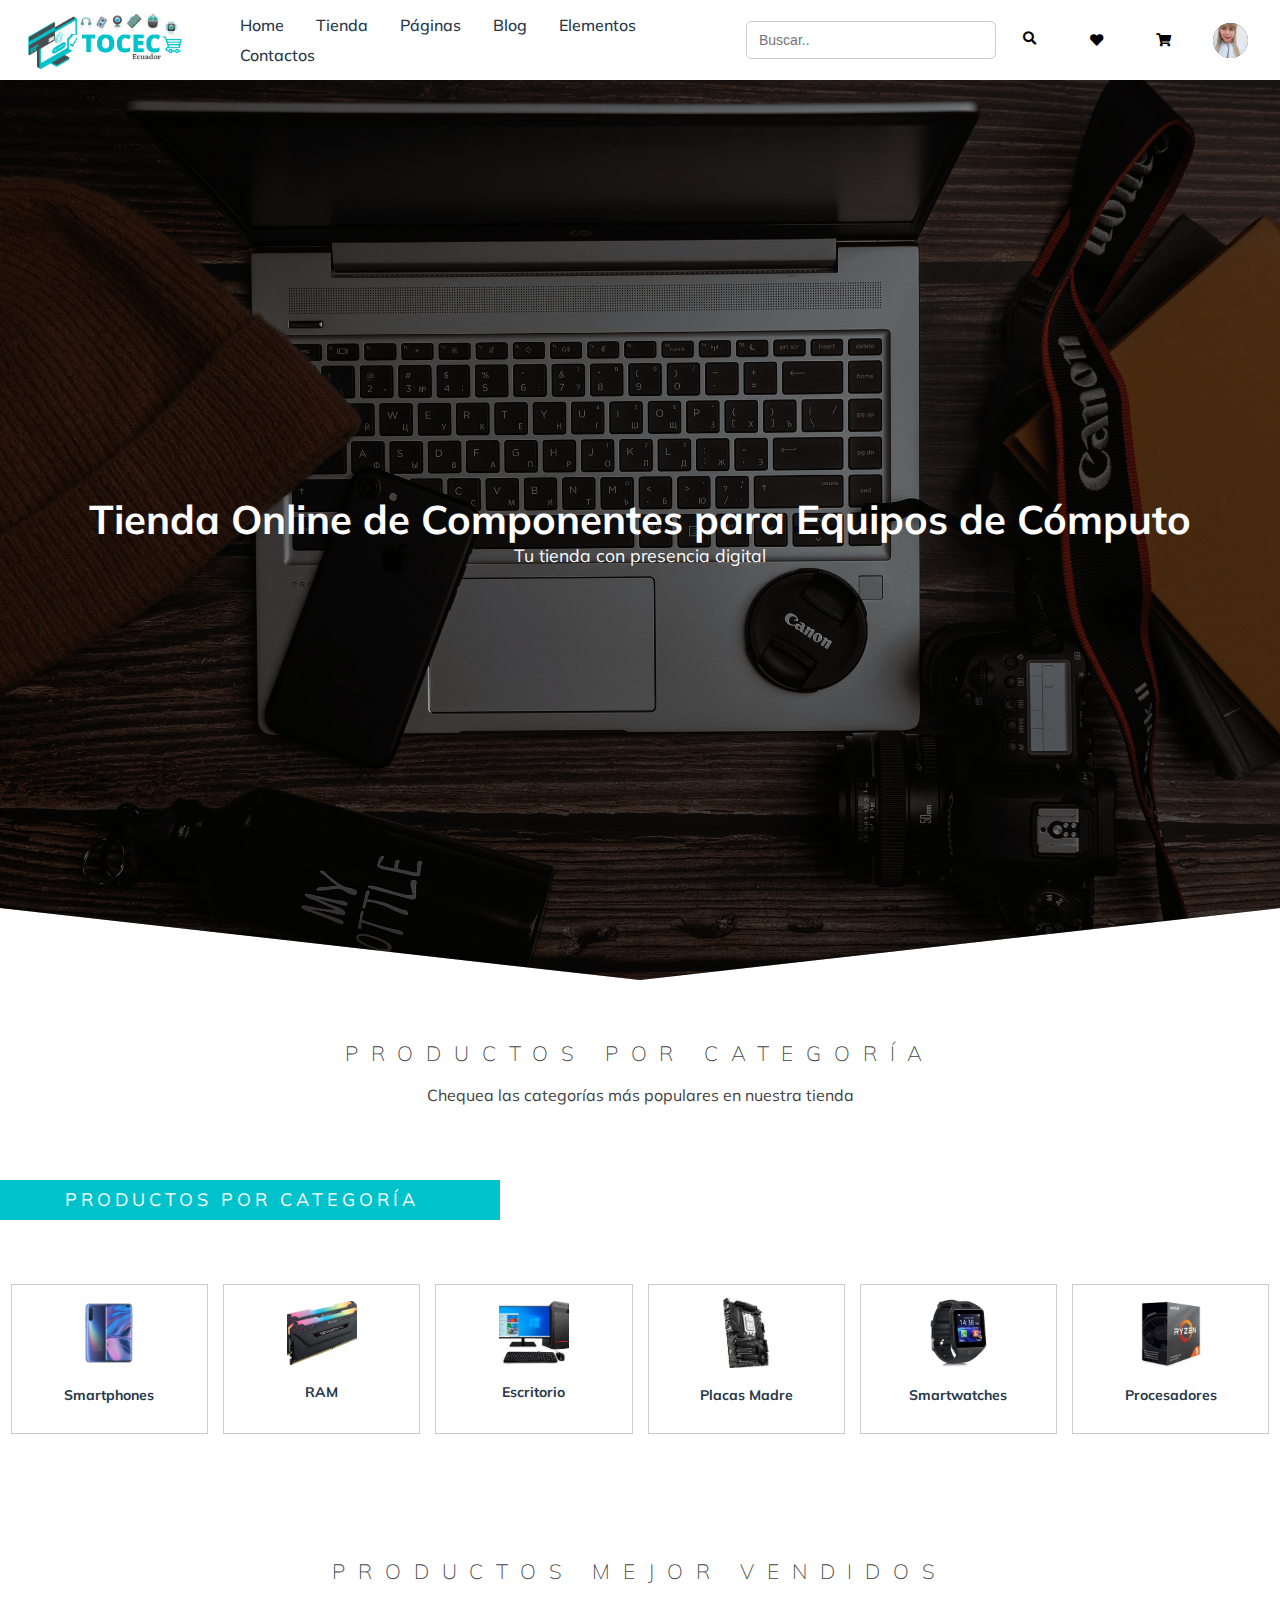
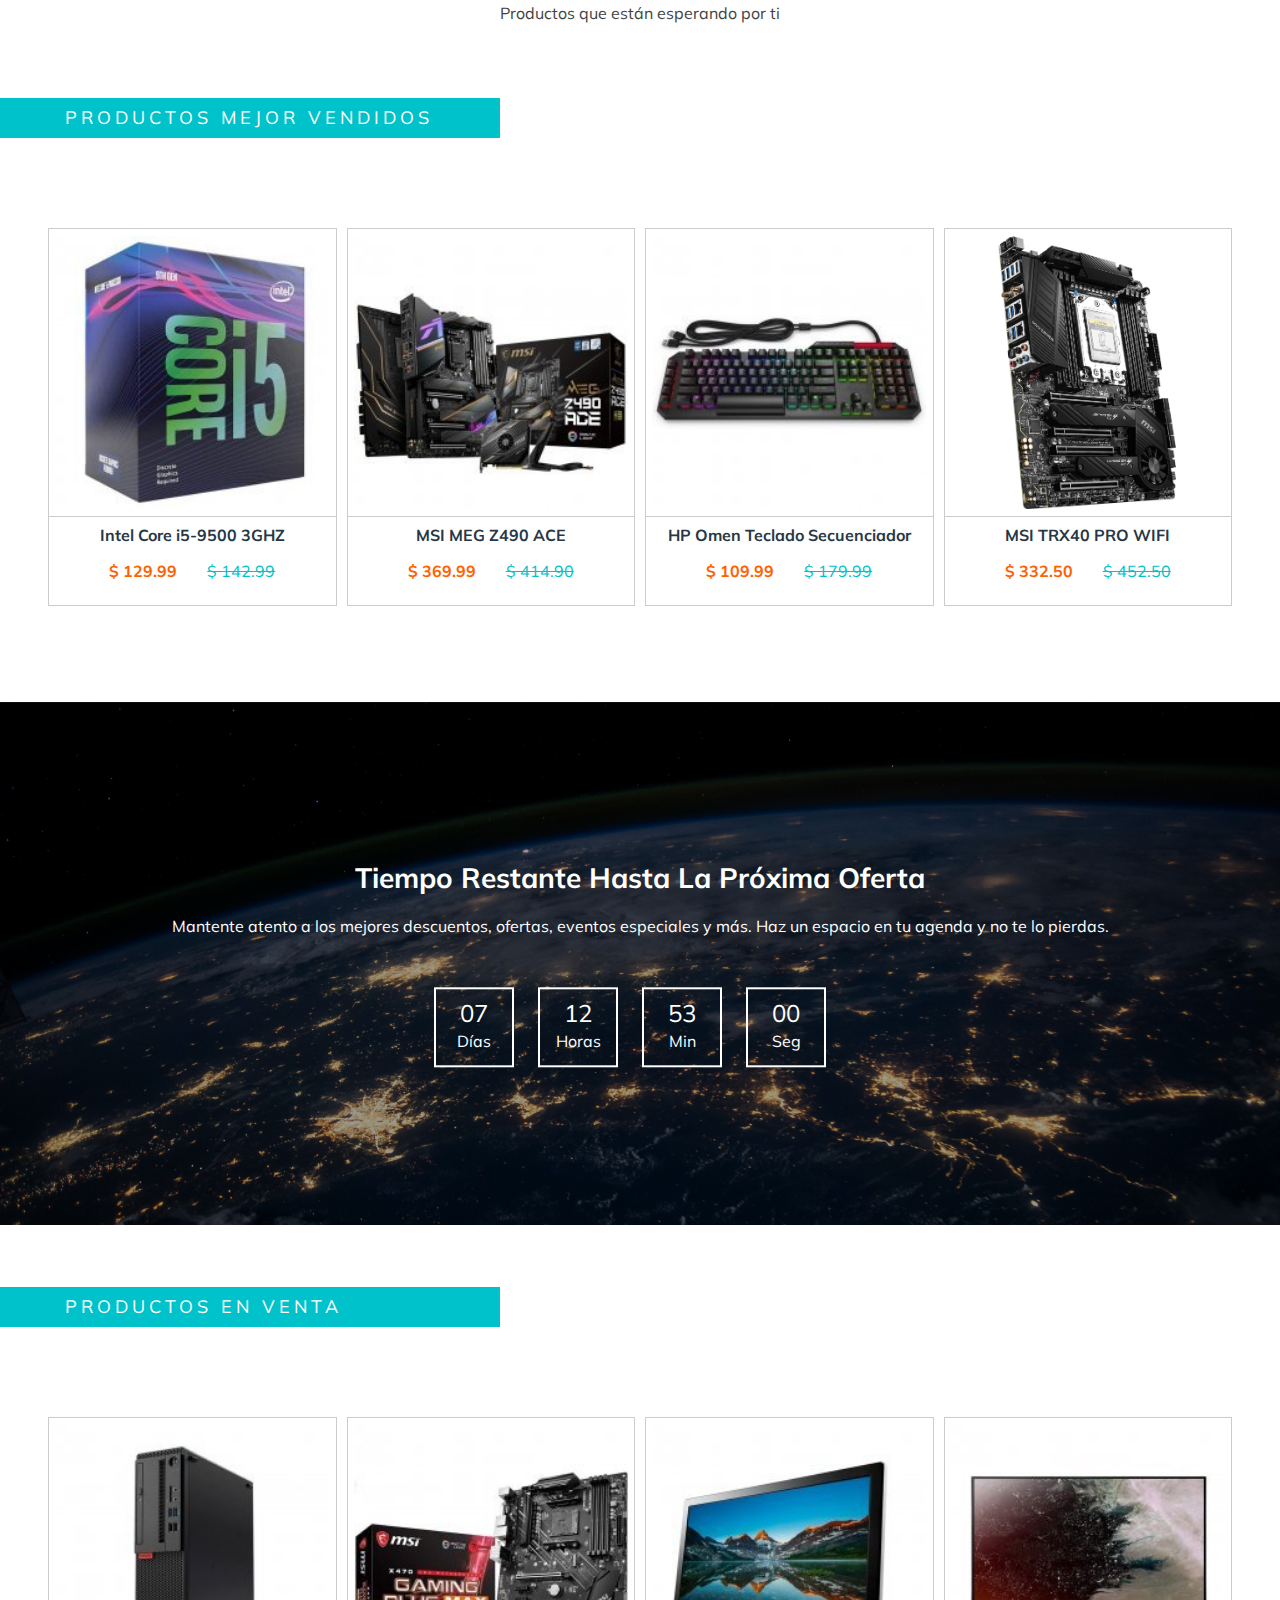
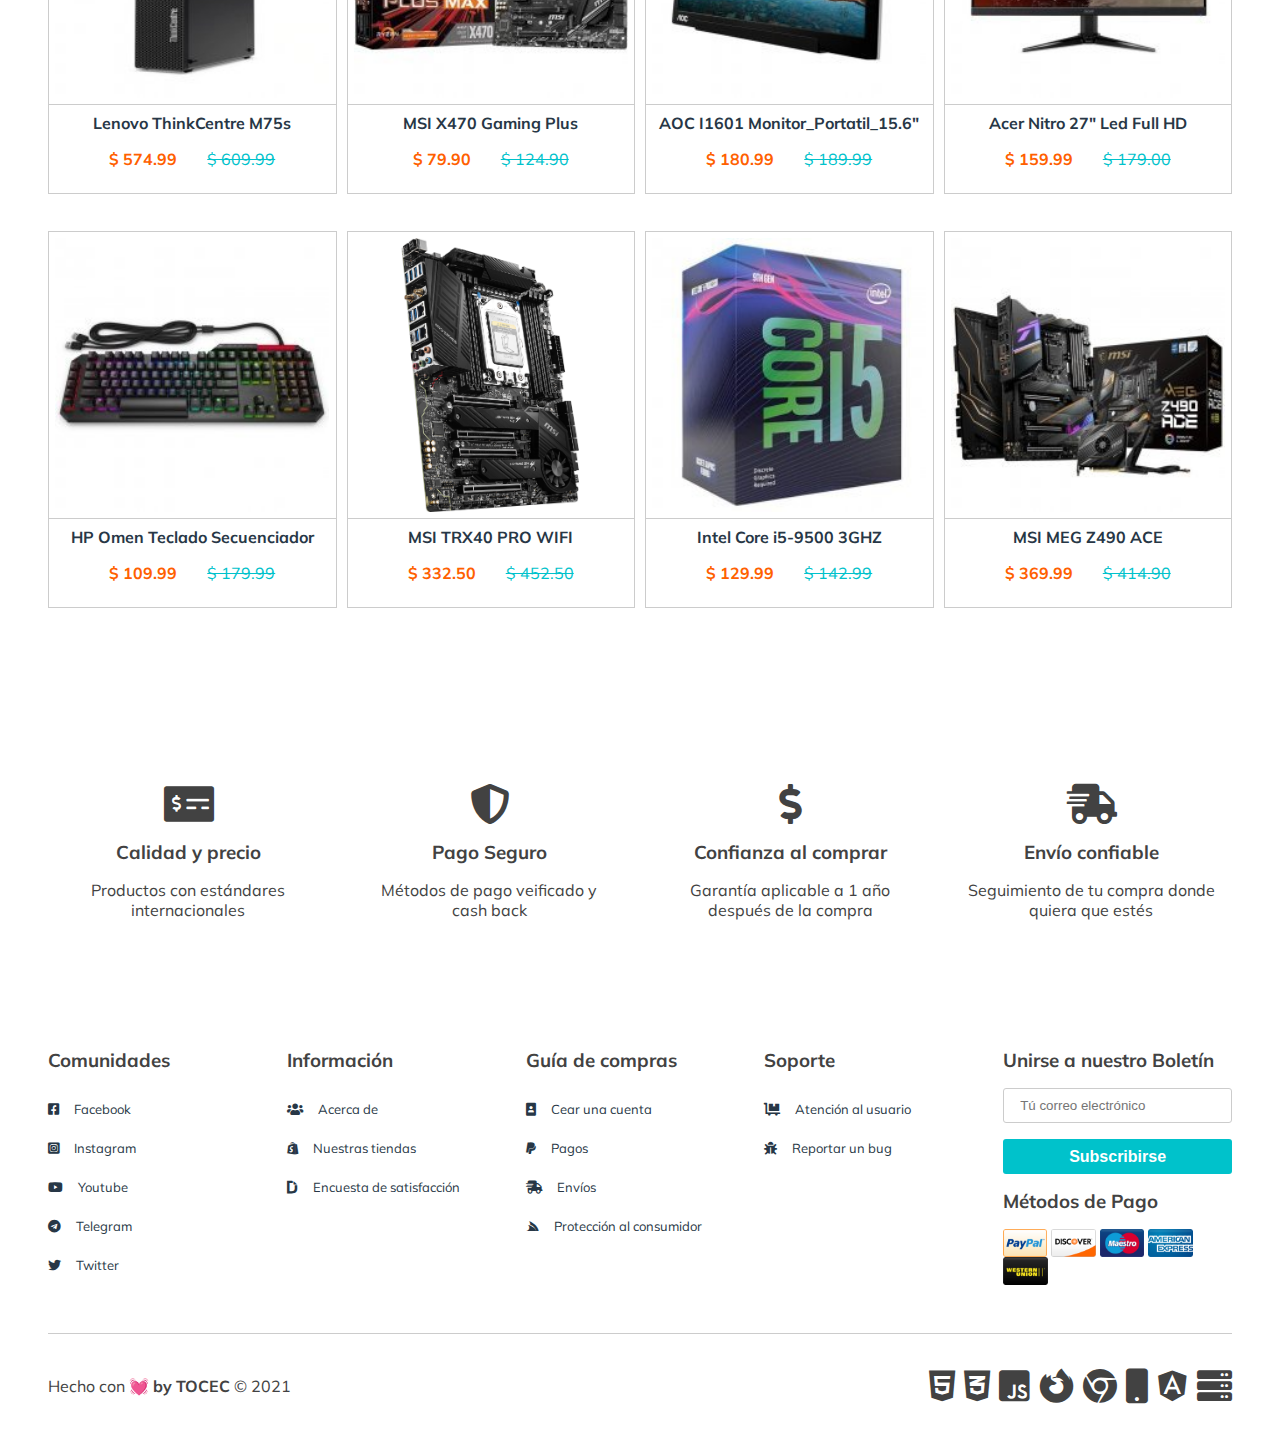
<file: index.html>
<!DOCTYPE html>
<html lang="en">
<head>
    <meta charset="UTF-8">
    <meta http-equiv="X-UA-Compatible" content="IE=edge">
    <meta name="viewport" content="width=device-width, initial-scale=1, shrink-to-fit=no">
    <link rel="stylesheet" href="css/styles.css">
    <link rel="shortcut icon" href="img/wladytech-icon.png" type="image/x-icon">
    <link rel="stylesheet" href="fonts/fontawesome-free-5.15.1-web/css/all.css">
    <script src="https://ajax.googleapis.com/ajax/libs/jquery/3.5.1/jquery.min.js"></script>
    <script src="https://cdnjs.cloudflare.com/ajax/libs/popper.js/1.16.0/umd/popper.min.js"></script>
    <link rel="preconnect" href="https://fonts.gstatic.com">
    <link href="https://fonts.googleapis.com/css2?family=Mulish:ital,wght@0,200;0,300;0,400;0,500;0,600;0,700;0,800;0,900;1,200;1,300;1,400;1,500;1,600;1,700;1,800;1,900&display=swap" 
    rel="stylesheet">
    <title>TOCEC - Plantilla de comercio Electrónico</title>
</head>
<body>

    <nav class="sidebar">
        <div class="logo">
            <a href="index.html"></a><img src="img/TOCEC.png" alt="">
        </div>
        <div class="close">
            <span id="menuclose" class="fas fa-times"></span>
        </div>
        <ul>
            <li><a href="#"><i class="fas fa-home"></i> Home</a></li>
            <li><a href="#"><i class="fas fa-shopping-bag"></i> Tienda</a>
                <ul>
                    <li><a href="#">Tablero</a></li>
                    <li><a href="#">Shop Grid</a></li>
                    <li><a href="#">Lista de Compra</a></li>
                    <li><a href="pages/single-product.html">Producto Único</a></li>
                    <li><a href="#">Account Page</a></li>
                </ul>
            </li>
            <li><a href="#"><i class="fas fa-sitemap"></i> Páginas</a>
                <ul>
                    <a href="#">Acerca de</a>
                    <a href="#">Contacto</a>
                    <a href="#">Carro de compras</a>
                    <a href="#">Inicio de sesión y Registro</a>
                </ul>
            </li>
            <li><a href="#"><i class="fas fa-blog"></i> Blog</a>
                <ul>
                    <a href="#">Blog Único</a>
                    <a href="pages/single-blog.html">Blog Grid</a>
                </ul>
            </li>
            <li><a href="#"><i class="fab fa-elementor"></i>Elementos</a>
                <ul>
                    <a href="#">Gallery</a>
                    <a href="#">Comparar</a>
                </ul>
            </li>
            <li><a href="#"><i class="fas fa-mobile-alt"></i>Contactos</a></li>
        </ul>
    </nav>
    <div class="container">
        <header class="header">
            <div class="logo">
                <a href="index.html"></a><img src="img/TOCEC.png" alt="">
            </div>

            <div class="navbar-toggler">
                <span id="menuopen" class="fas fa-bars"></span>
            </div>

            <!-- Navbar area -->
            <nav class="navbar">
                <ul>
                    <li><a href="#">Home</a></li>
                    <div class="subnav">
                        <li><a href="#">Tienda</a></li>
                        <ul class="subnav-content">
                            <a href="#">Tablero</a>
                            <a href="#">Shop Grid</a>
                            <a href="#">Shop List</a>
                            <a href="pages/single-product.html">Producto Único</a>
                            <a href="#">Información de la cuenta</a>
                        </ul>
                    </div>
                    </li>
                    <div class="subnav">
                        <li><a href="#">Páginas</a></li>
                        <ul class="subnav-content">
                            <a href="#">Acerca de</a>
                            <a href="#">Contacto</a>
                            <a href="#">Carro de compras</a>
                            <a href="#">Inicio de sesión y Registro</a>
                        </ul>
                    </div>
                    <div class="subnav">
                        <li><a href="#">Blog</a></li>
                        <ul class="subnav-content">
                            <a href="pages/single-blog.html">Blog Único</a>
                            <a href="#">Blog Grid</a>
                        </ul>
                    </div>
                    <div class="subnav">
                        <li><a href="#">Elementos</a></li>
                        <ul class="subnav-content">
                            <a href="#">Galería</a>
                            <a href="#">Comparar</a>
                        </ul>
                    </div>
                    <li><a href="#">Contactos</a></li>
                </ul>
            </nav>
            <!-- Navbar area -->

            <div class="option-panel">
                <form class="search-form">
                    <input class="form-control" type="search" placeholder="Buscar..">
                    <button><i class="fas fa-search"></i></button>
                </form>
                
                <div class="whislist-area">
                    <button class="whislist"><i class="fas fa-heart"></i></button>
                </div>
                
                <div class="cart-area">
                    <button class="cart"><i class="fas fa-shopping-cart"></i></button>
                </div>
                
                <div id="user-drop" class="user-thumbnail">
                    <img src="img/leidy-collantes-img.jpeg" alt="">
                    <ul class="user-content">
                        <li><span>Hola, Leidy Collantes</span></li>
                        <li><a href="#">Mi cuenta</a></li>
                        <li><a href="#">Lista de Deseos</a></li>
                        <li><a href="#">Lista de Ordenes</a></li>
                        <li><a href="#"><i class="fas fa-sign-out-alt"></i>Cerrar sesión</a></li>
                    </ul>
                </div>
                
            </div>
        </header>
    </div>
    
    <div class="slideshow">
        <img src="img/sergey-sokolov-_g4MxOaBNvs-unsplash.jpg" alt="black smartphone beside silver laptop computer">
        <div class="slideshow-content">
            <h1>Tienda Online de Componentes para Equipos de Cómputo</h1>
            <p>Tu tienda con presencia digital</p>
        </div>
    </div>

    <div class="container">
        <div class="popular-section-heading">
            <h3 class="mb">Productos por Categoría</h3>
            <p class="mb">Chequea las categorías más populares en nuestra tienda</p>
        </div>

        <div class="section-heading">
            <h5>Productos por categoría</h5>
        </div>
        <!-- Category Grid -->
        <div class="category-grid">
            <div class="column">
                <img class="image" src="img/render-del-Xiaomi-Mi-10-Pro.jpg" alt="render-del-Xiaomi-Mi-10-Pro.jpg">
                <div class="img-text">
                    <span class="titles">Smartphones</span>
                </div>
            </div>

            <div class="column">
                <img class="image" src="img/gamer-random-acces-memory.jpg" alt="gamer-random-acces-memory.jpg">
                <div class="img-text">
                    <span class="titles">RAM</span>
                </div>
            </div>

            <div class="column">
                <img class="image" src="img/pc-sobremesas.jpg" alt="pc-sobremesas.jpg">
                <div class="img-text">
                    <span class="titles">Escritorio</span>
                </div>
            </div>

            <div class="column">
                <img class="image" class="image" src="img/msi_trx40_pro_wifi_motherboard.jpg"
                    alt="msi_trx40_pro_wifi_motherboard.jpg">
                <div class="img-text">
                    <span class="titles">Placas Madre</span>
                </div>
            </div>
            <div class="column">
                <img class="image" src="img/smartwatch.jpg" alt="smartwatch.jp">
                <div class="img-text">
                    <span class="titles">Smartwatches</span>
                </div>
            </div>

            <div class="column">
                <img class="image" src="img/processor-box.jpg" alt="processor-box.jpg">
                <div class="img-text">
                    <span class="titles">Procesadores</span>
                </div>
            </div>
        </div>

        <div class="popular-section-heading">
            <h3 class="mb">Productos mejor vendidos</h3>
            <p class="mb">Productos que están esperando por ti</p>
        </div>
        <div class="section-heading">
            <h5>Productos mejor vendidos</h5>
        </div>
        <!-- Product Grid -->
        <div class="product-grid">
            <!-- PRODUCTO 1 -->
            <div class="product-card">
                <div class="product-card-img">
                    <img class="image" src="img/Core-i5-9500 3ghz.jpg" alt="Intel Core i5-9500 3GHZ">
                    <div class="img-hover-caption">
                        <span class="off-sale-badge">Rebaja</span>
                        <span class="whishlist-badge"><i class="fas fa-heart"></i></span>
                        <button>
                            <i class="fas fas fa-shopping-cart"></i>
                            Añadir al carro
                        </button>
                    </div>
                </div>
                <div class="product-card-body">
                    <div class="product-card-description">
                        <a href="#">Intel Core i5-9500 3GHZ</a>
                        <span class="price-tags">
                            <p class="price current ">$ 129.99</p>
                            <p class="price old ">$ 142.99</p>
                        </span>
                    </div>
                </div>
            </div>
            <!--Producto 2-->
            <div class="product-card">
                <div class="product-card-img">
                    <img class="image" src="img/MSI MEG Z490 ACE.jpg" alt="MSI MEG Z490 ACE">
                    <div class="img-hover-caption">
                        <span class="off-sale-badge">Rebaja</span>
                        <span class="whishlist-badge"><i class="fas fa-heart"></i></span>
                        <button>
                            <i class="fas fas fa-shopping-cart"></i>
                            Añadir al carro
                        </button>
                    </div>
                </div>
                <div class="product-card-body">
                    <div class="product-card-description">
                        <a href="#">MSI MEG Z490 ACE</a>
                        <span class="price-tags">
                            <p class="price current ">$ 369.99</p>
                            <p class="price old ">$ 414.90</p>
                        </span>
                    </div>
                </div>
            </div>
            <!--Producto 3-->
            <div class="product-card">
                <div class="product-card-img">
                    <img class="image" src="img/HP-omen Sequencer Teclado Mecánico.jpg"
                        alt="HP Omen Sequencer Keyboard">
                    <div class="img-hover-caption">
                        <span class="off-sale-badge">35%</span>
                        <span class="whishlist-badge"><i class="fas fa-heart"></i></span>
                        <button>
                            <i class="fas fas fa-shopping-cart"></i>
                            Añadir al carro
                        </button>
                    </div>
                </div>
                <div class="product-card-body">
                    <div class="product-card-description">
                        <a href="#">HP Omen Teclado Secuenciador</a>
                        <span class="price-tags">
                            <p class="price current ">$ 109.99</p>
                            <p class="price old ">$ 179.99</p>
                        </span>
                    </div>
                </div>
            </div>

            <!--Producto 4-->
            <div class="product-card">
                <div class="product-card-img">
                    <img class="image" src="img/msi_trx40_pro_wifi_motherboard.jpg" alt="MSI TRX40 PRO WIFI">
                    <div class="img-hover-caption">
                        <span class="off-sale-badge">35%</span>
                        <span class="whishlist-badge"><i class="fas fa-heart"></i></span>
                        <button>
                            <i class="fas fas fa-shopping-cart"></i>
                            Añadir al carro
                        </button>
                    </div>
                </div>
                <div class="product-card-body">
                    <div class="product-card-description">
                        <a href="#">MSI TRX40 PRO WIFI </a>
                        <span class="price-tags">
                            <p class="price current ">$ 332.50</p>
                            <p class="price old ">$ 452.50</p>
                        </span>
                    </div>
                </div>
            </div>

        </div>

        <!-- Timer Description -->
        <div class="timer-description">
            <div class="timer-description-content">
                <h3 class="mb">Tiempo restante hasta la próxima oferta</h3>
                <p class="mb">Mantente atento a los mejores descuentos, ofertas, eventos especiales y más. Haz un espacio en tu agenda y no te lo pierdas.
                </p>
                <div class="deal-timer">
                    <ul data-countdown="2021/03/16 23:00:00">
                        <li>
                            <span>07</span> Días
                        </li>
                        <li>
                            <span>12</span> Horas
                        </li>
                        <li>
                            <span>53</span> Min
                        </li>
                        <li>
                            <span>00</span> Seg
                        </li>
                    </ul>
                </div>
            </div>
        </div>

        <div class="section-heading">
            <h5>Productos en Venta</h5>
        </div>
        <!-- Product Grid #2-->
        <div class="product-grid">
            <!--Producto 5-->
            <div class="product-card">
                <div class="product-card-img">
                    <img class="image" src="img/Lenovo ThinkCentre M75S AMD Ryzen.jpg" alt="Lenovo ThinkCentre M75s">
                    <div class="img-hover-caption">
                        <span class="off-sale-badge">Rebaja</span>
                        <span class="whishlist-badge"><i class="fas fa-heart"></i></span>
                        <button>
                            <i class="fas fas fa-shopping-cart"></i>
                            Añadir al carro
                        </button>
                    </div>
                </div>
                <div class="product-card-body">
                    <div class="product-card-description">
                        <a href="#">Lenovo ThinkCentre M75s</a>
                        <span class="price-tags">
                            <p class="price current ">$ 574.99</p>
                            <p class="price old ">$ 609.99</p>
                        </span>
                    </div>
                </div>
            </div>

            <!--Producto 6-->
            <div class="product-card">
                <div class="product-card-img">
                    <img class="image" src="img/MSI X470 Gaming Plus Max.jpg" alt="MSI X470 Gaming Plus">
                    <div class="img-hover-caption">
                        <span class="off-sale-badge">35%</span>
                        <span class="whishlist-badge"><i class="fas fa-heart"></i></span>
                        <button>
                            <i class="fas fas fa-shopping-cart"></i>
                            Añadir al carro
                        </button>
                    </div>
                </div>
                <div class="product-card-body">
                    <div class="product-card-description">
                        <a href="#">MSI X470 Gaming Plus</a>
                        <span class="price-tags">
                            <p class="price current ">$ 79.90</p>
                            <p class="price old ">$ 124.90</p>
                        </span>
                    </div>

                </div>
            </div>

            <!--Producto 7-->
            <div class="product-card">
                <div class="product-card-img">
                    <img class="image" src="img/AOC I1601_FWUX_Monitor_Portatil_15.6.jpg"
                        alt="AOC I1601 Monitor_Portatil_15.6">
                    <div class="img-hover-caption">
                        <span class="off-sale-badge">10%</span>
                        <span class="whishlist-badge"><i class="fas fa-heart"></i></span>
                        <button>
                            <i class="fas fas fa-shopping-cart"></i>
                            Añadir al carro
                        </button>
                    </div>
                </div>
                <div class="product-card-body">
                    <div class="product-card-description">
                        <a href="#">AOC I1601 Monitor_Portatil_15.6"</a>
                        <span class="price-tags">
                            <p class="price current ">$ 180.99</p>
                            <p class="price old ">$ 189.99</p>
                        </span>
                    </div>
                </div>
            </div>
            <!--Producto 8-->
            <div class="product-card">
                <div class="product-card-img">
                    <img class="image" src="img/acer-nitro-qg1qg271bii-27-led-fullhd-freesync.jpg"
                        alt="Acer Nitro 27'' Led Full HD">
                    <div class="img-hover-caption">
                        <span class="off-sale-badge">10%</span>
                        <span class="whishlist-badge"><i class="fas fa-heart"></i></span>
                        <button>
                            <i class="fas fas fa-shopping-cart"></i>
                            Añadir al carro
                        </button>
                    </div>
                </div>
                <div class="product-card-body">
                    <div class="product-card-description">
                        <a href="#">Acer Nitro 27" Led Full HD</a>
                        <span class="price-tags">
                            <p class="price current ">$ 159.99</p>
                            <p class="price old ">$ 179.00</p>
                        </span>
                    </div>

                </div>
            </div>

            <!--Producto 9-->
            <div class="product-card">
                <div class="product-card-img">
                    <img class="image" src="img/HP-omen Sequencer Teclado Mecánico.jpg"
                        alt="HP Omen Sequencer Keyboard">
                    <div class="img-hover-caption">
                        <span class="off-sale-badge">35%</span>
                        <span class="whishlist-badge"><i class="fas fa-heart"></i></span>
                        <button>
                            <i class="fas fas fa-shopping-cart"></i>
                            Añadir al carro
                        </button>
                    </div>
                </div>
                <div class="product-card-body">
                    <div class="product-card-description">
                        <a href="#">HP Omen Teclado Secuenciador</a>
                        <span class="price-tags">
                            <p class="price current ">$ 109.99</p>
                            <p class="price old ">$ 179.99</p>
                        </span>
                    </div>
                </div>
            </div>

            <!--Producto 10-->
            <div class="product-card">
                <div class="product-card-img">
                    <img class="image" src="img/msi_trx40_pro_wifi_motherboard.jpg" alt="MSI TRX40 PRO WIFI">
                    <div class="img-hover-caption">
                        <span class="off-sale-badge">50%</span>
                        <span class="whishlist-badge"><i class="fas fa-heart"></i></span>
                        <button>
                            <i class="fas fas fa-shopping-cart"></i>
                            Añadir al carro
                        </button>
                    </div>
                </div>
                <div class="product-card-body">
                    <div class="product-card-description">
                        <a href="#">MSI TRX40 PRO WIFI </a>
                        <span class="price-tags">
                            <p class="price current ">$ 332.50</p>
                            <p class="price old ">$ 452.50</p>
                        </span>
                    </div>
                </div>
            </div>

            <!-- Product 11 -->
            <div class="product-card">
                <div class="product-card-img">
                    <img class="image" src="img/Core-i5-9500 3ghz.jpg" alt="Intel Core i5-9500 3GHZ">
                    <div class="img-hover-caption">
                        <span class="off-sale-badge">Rebaja</span>
                        <span class="whishlist-badge"><i class="fas fa-heart"></i></span>
                        <button>
                            <i class="fas fas fa-shopping-cart"></i>
                            Añadir al carro
                        </button>
                    </div>
                </div>
                <div class="product-card-body">
                    <div class="product-card-description">
                        <a href="#">Intel Core i5-9500 3GHZ</a>
                        <span class="price-tags">
                            <p class="price current ">$ 129.99</p>
                            <p class="price old ">$ 142.99</p>
                        </span>
                    </div>
                </div>
            </div>
            <!--Producto 12-->
            <div class="product-card">
                <div class="product-card-img">
                    <img class="image" src="img/MSI MEG Z490 ACE.jpg" alt="MSI MEG Z490 ACE">
                    <div class="img-hover-caption">
                        <span class="off-sale-badge">Rebaja</span>
                        <span class="whishlist-badge"><i class="fas fa-heart"></i></span>
                        <button>
                            <i class="fas fas fa-shopping-cart"></i>
                            Añadir al carro
                        </button>
                    </div>
                </div>
                <div class="product-card-body">
                    <div class="product-card-description">
                        <a href="#">MSI MEG Z490 ACE</a>
                        <span class="price-tags">
                            <p class="price current ">$ 369.99</p>
                            <p class="price old ">$ 414.90</p>
                        </span>
                    </div>
                </div>
            </div>
        </div>

        <!-- Counter Container -->
        <div class="counter-container">
            <div class="counter-info">
                <i class="fas fa-money-check-alt mb"></i>
                <h3 class="mb">Calidad y precio</h3>
                <p class="mb">Productos con estándares internacionales</p>
            </div>
            <div class="counter-info">
                <i class="fas fa-shield-alt mb"></i>
                <h3 class="mb">Pago Seguro</h3>
                <p class="mb">Métodos de pago veificado y cash back</p>
            </div>
            <div class="counter-info">
                <i class="fas fa-dollar-sign mb"></i>
                <h3 class="mb">Confianza al comprar</h3>
                <p class="mb">Garantía aplicable a 1 año después de la compra</p>
            </div>
            <div class="counter-info">
                <i class="fas fa-shipping-fast mb"></i>
                <h3 class="mb">Envío confiable</h3>
                <p class="mb">Seguimiento de tu compra donde quiera que estés</p>
            </div>
        </div>

        <footer class="footer">
            <div class="footer_area">
                <div class="social-media">
                    <h3 class="mb">Comunidades</h3>
                    <ul>
                        <li><a href="#" title="facebook"><i class="fab fa-facebook-square"></i>Facebook</a></li>
                        <li><a href="#" title="instagram"><i class="fab fa-instagram-square"></i>Instagram</a></li>
                        <li><a href="#" title="youtube"><i class="fab fa-youtube"></i>Youtube</a></li>
                        <li><a href="#" title="telegram"><i class="fab fa-telegram"></i>Telegram</a></li>
                        <li><a href="#" title="twitter"><i class="fab fa-twitter"></i>Twitter</a></li>
                    </ul>
                </div>
                <div class="social-media">
                    <h3 class="mb">Información</h3>
                    <ul>
                        <li><a href="#"><i class="fas fa-users"></i>Acerca de</a></li>
                        <li><a href="#"><i class="fab fa-shopify"></i>Nuestras tiendas</a></li>
                        <li><a href="#"><i class="fab fa-dochub"></i>Encuesta de satisfacción</a></li>
                    </ul>
                </div>
                <div class="social-media">
                    <h3 class="mb">Guía de compras</h3>
                    <ul>
                        <li><a href="#"><i class="fas fa-portrait"></i>Cear una cuenta</a></li>
                        <li><a href="#"><i class="fab fa-paypal"></i>Pagos</a></li>
                        <li><a href="#"><i class="fas fa-shipping-fast"></i>Envíos</a></li>
                        <li><a href="#"><i class="fab fa-servicestack"></i>Protección al consumidor</a></li>
                    </ul>
                </div>

                <div class="social-media">
                    <h3 class="mb">Soporte</h3>
                    <ul>
                        <li><a href="#"><i class="fas fa-dolly-flatbed"></i>Atención al usuario</a></li>
                        <li><a href="#"><i class="fas fa-bug"></i>Reportar un bug</a></li>
                    </ul>
                </div>
                <div class="social-media">
                    <h3 class="mb">Unirse a nuestro Boletín</h3>
                    <input class="mb" type="email" placeholder="Tú correo electrónico" required="">
                    <button type="submit">Subscribirse</button>
                    <h3 class="mb">Métodos de Pago</h3>
                    <div class="payment-method">
                        <img src="img/payment-methods/paypal.png" alt="">
                        <img src="img/payment-methods/discover.png" alt="">
                        <img src="img/payment-methods/maestro.png" alt="">
                        <img src="img/payment-methods/american-express.png" alt="">
                        <img src="img/payment-methods/western-union.png" alt="">
                    </div>
                </div>
            </div>
            <div class="footer_bottom">
                <div class="col-50">
                    <div class="copywrite-text">
                        <p>Hecho con <strong> by TOCEC </strong> &copy; 2021 </p>
                    </div>
                </div>
                <div class="col-50">
                    <div class="technology-item">
                        <i class="fab fa-html5"></i>
                        <i class="fab fa-css3-alt"></i>
                        <i class="fab fa-js-square"></i>
                        <i class="fab fa-firefox-browser"></i>
                        <i class="fab fa-chrome"></i>
                        <i class="fas fa-mobile"></i>
                        <i class="fab fa-angular"></i>
                        <i class="fas fa-server"></i>
                    </div>
                </div>
            </div>
        </footer>
        <button title="back to top" id="btn-scroll" onclick="topfunction()"><span
                class="fas fa-arrow-up"></span></button>
    </div>
    <script src="js/mostrar.js"></script>
    <script src="js/scroll-to-top.js"></script>
</body>
</html>
</file>
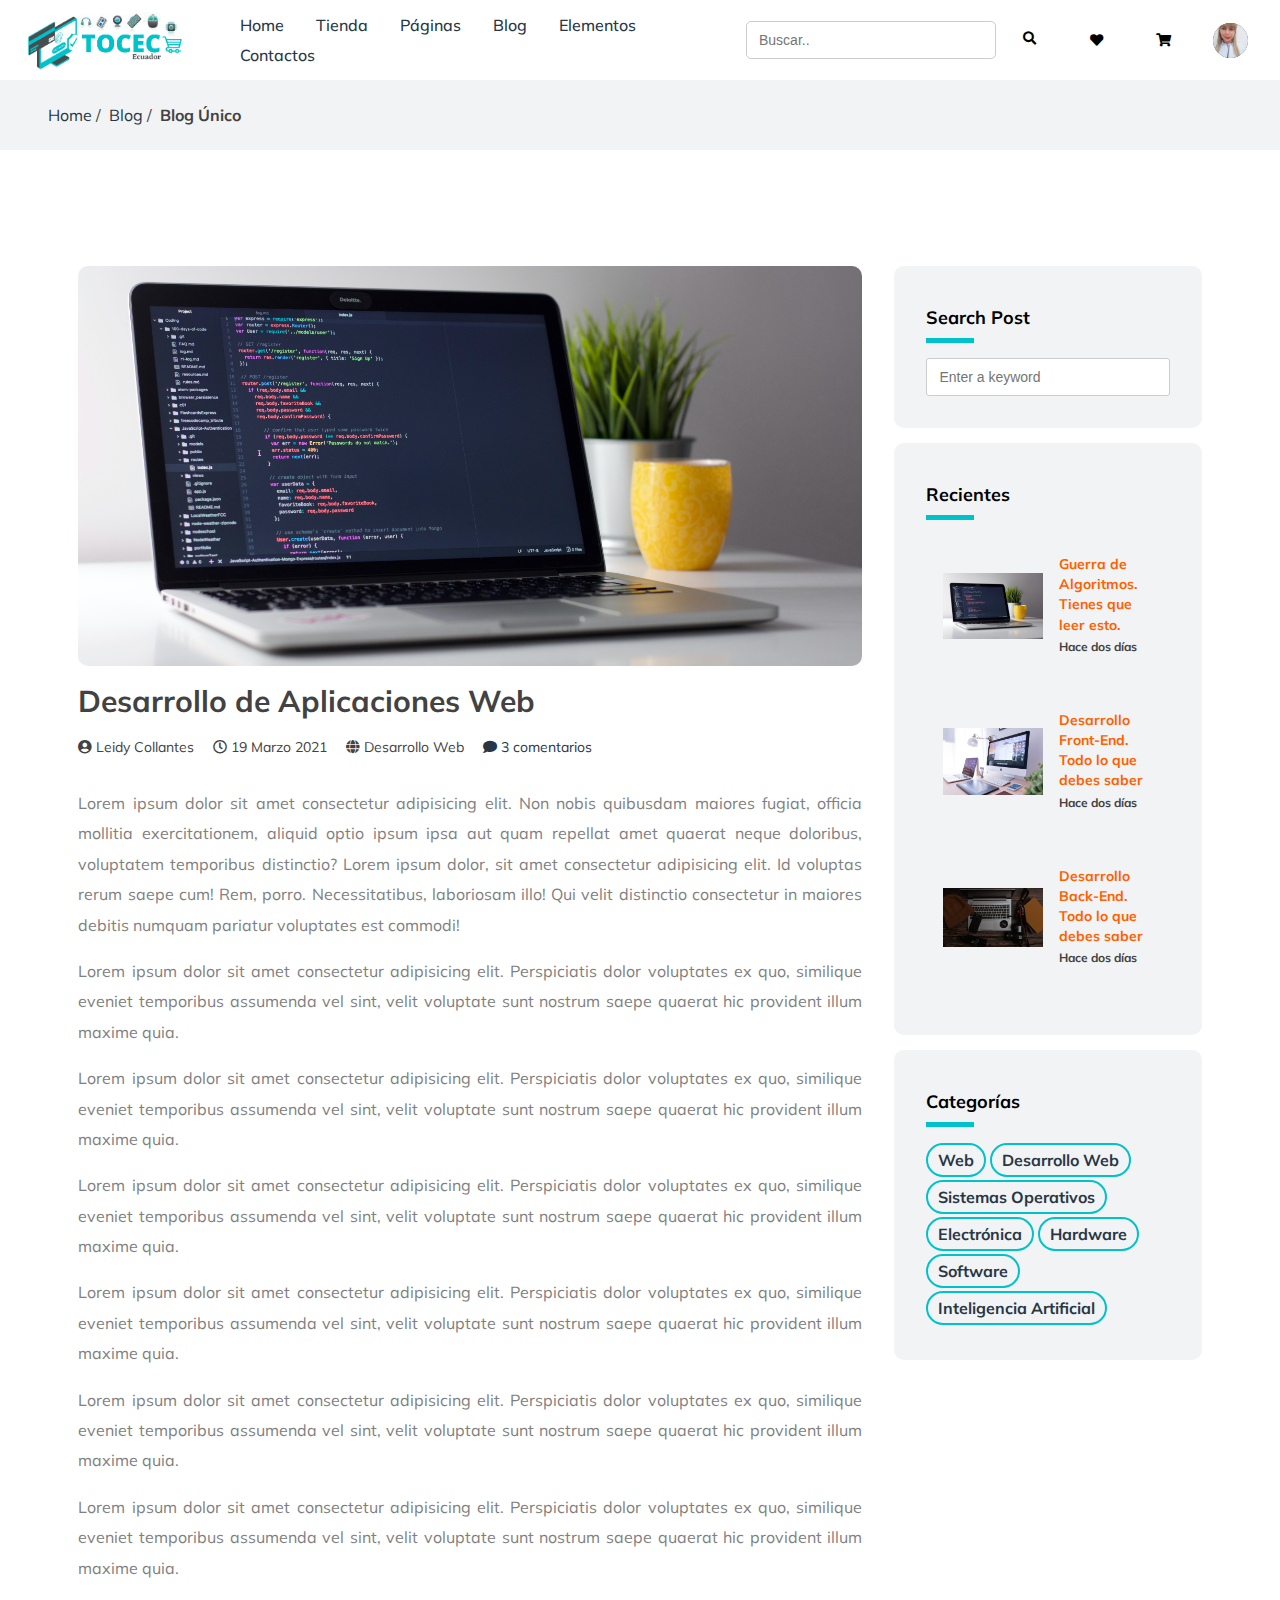
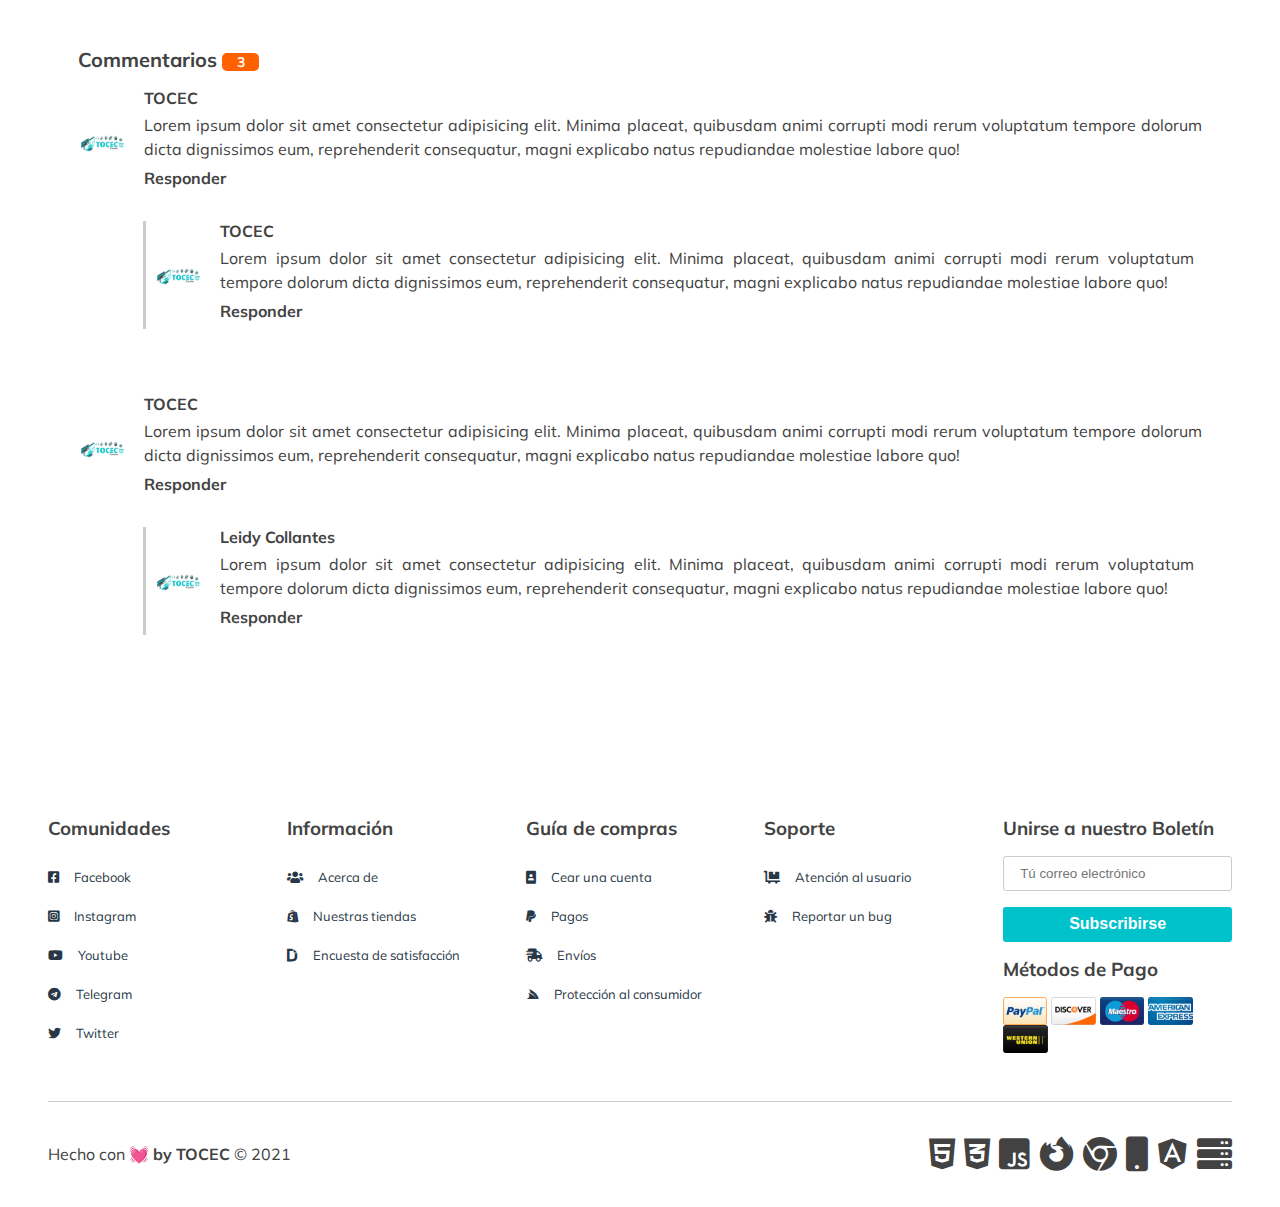
<file: pages/single-blog.html>
<!DOCTYPE html>
<html lang="en">
<head>
    <meta charset="UTF-8">
    <meta http-equiv="X-UA-Compatible" content="IE=edge">
    <meta name="viewport" content="width=device-width, initial-scale=1, shrink-to-fit=no">
    <link rel="stylesheet" href="../css/styles.css">
    <link rel="shortcut icon" href="../img/wladytech-icon.png" type="image/x-icon">
    <link rel="stylesheet" href="../fonts/fontawesome-free-5.15.1-web/css/all.css">
    <script src="https://ajax.googleapis.com/ajax/libs/jquery/3.5.1/jquery.min.js"></script>
    <script src="https://cdnjs.cloudflare.com/ajax/libs/popper.js/1.16.0/umd/popper.min.js"></script>
    <link rel="preconnect" href="https://fonts.gstatic.com">
    <link href="https://fonts.googleapis.com/css2?family=Mulish:ital,wght@0,200;0,300;0,400;0,500;0,600;0,700;0,800;0,900;1,200;1,300;1,400;1,500;1,600;1,700;1,800;1,900&display=swap" 
    rel="stylesheet">
    <title>TOCEC - Blog Simple</title>
</head>
<body>
    <nav class="sidebar">
        <div class="logo">
            <a href="../index.html"></a><img src="../img/TOCEC.png" alt="">
        </div>
        <div class="close">
            <span id="menuclose" class="fas fa-times"></span>
        </div>
        <ul>
            <li><a href="../index.html"><i class="fas fa-home"></i> Home</a></li>
            <li><a href="#"><i class="fas fa-shopping-bag"></i> Tienda</a>
                <ul>
                    <li><a href="#">Tablero</a></li>
                    <li><a href="#">Shop Grid</a></li>
                    <li><a href="#">Lista de Compra</a></li>
                    <li><a href="../pages/single-product.html">Producto Único</a></li>
                    <li><a href="#">Account Page</a></li>
                </ul>
            </li>
            <li><a href="#"><i class="fas fa-sitemap"></i> Páginas</a>
                <ul>
                    <a href="#">Acerca de</a>
                    <a href="#">Contacto</a>
                    <a href="#">Carro de compras</a>
                    <a href="#">Inicio de sesión y Registro</a>
                </ul>
            </li>
            <li><a href="#"><i class="fas fa-blog"></i> Blog</a>
                <ul>
                    <a href="../pages/single-blog.html">Blog Único</a>
                    <a href="#">Blog Grid</a>
                </ul>
            </li>
            <li><a href="#"><i class="fab fa-elementor"></i>Elementos</a>
                <ul>
                    <a href="#">Gallery</a>
                    <a href="#">Comparar</a>
                </ul>
            </li>
            <li><a href="#"><i class="fas fa-mobile-alt"></i>Contactos</a></li>
        </ul>
    </nav>
    <div class="container">
        <header class="header">
            <div class="logo">
                <a href="index.html"></a><img src="../img/TOCEC.png" alt="">
            </div>

            <div class="navbar-toggler">
                <span id="menuopen" class="fas fa-bars"></span>
            </div>

            <!-- Navbar area -->
            <nav class="navbar">
                <ul>
                    <li><a href="../index.html">Home</a></li>
                    <div class="subnav">
                        <li><a href="#">Tienda</a></li>
                        <ul class="subnav-content">
                            <a href="#">Tablero</a>
                            <a href="#">Shop Grid</a>
                            <a href="#">Shop List</a>
                            <a href="pages/single-product.html">Producto Único</a>
                            <a href="#">Información de la cuenta</a>
                        </ul>
                    </div>
                    </li>
                    <div class="subnav">
                        <li><a href="#">Páginas</a></li>
                        <ul class="subnav-content">
                            <a href="#">Acerca de</a>
                            <a href="#">Contacto</a>
                            <a href="#">Carro de compras</a>
                            <a href="#">Inicio de sesión y Registro</a>
                        </ul>
                    </div>
                    <div class="subnav">
                        <li><a href="#">Blog</a></li>
                        <ul class="subnav-content">
                            <a href="../pages/single-blog.html">Blog Único</a>
                            <a href="#">Blog Grid</a>
                        </ul>
                    </div>
                    <div class="subnav">
                        <li><a href="#">Elementos</a></li>
                        <ul class="subnav-content">
                            <a href="#">Galería</a>
                            <a href="#">Comparar</a>
                        </ul>
                    </div>
                    <li><a href="#">Contactos</a></li>
                </ul>
            </nav>
            <!-- Navbar area -->

            <div class="option-panel">
                <form class="search-form">
                    <input class="form-control" type="search" placeholder="Buscar..">
                    <button><i class="fas fa-search"></i></button>
                </form>
                
                <div class="whislist-area">
                    <button class="whislist"><i class="fas fa-heart"></i></button>
                </div>
                
                <div class="cart-area">
                    <button class="cart"><i class="fas fa-shopping-cart"></i></button>
                </div>
                
                <div id="user-drop" class="user-thumbnail">
                    <img src="../img/leidy-collantes-img.jpeg" alt="">
                    <ul class="user-content">
                        <li><span>Hola, Leidy Collantes</span></li>
                        <li><a href="#">Mi cuenta</a></li>
                        <li><a href="#">Lista de Deseos</a></li>
                        <li><a href="#">Lista de Ordenes</a></li>
                        <li><a href="#"><i class="fas fa-sign-out-alt"></i>Cerrar sesión</a></li>
                    </ul>
                </div>
                
            </div>
        </header>
    </div>
    <!-- BREADCRUMB -->
    <div class="breadcrumb">
        <ol>
            <li><a href="../index.html">Home</a></li>
            <li><a href="">Blog</a></li>
            <li><a class="active" href="../pages/single-blog.html">Blog Único</a></li>
        </ol>
    </div>
    <div class="container">
        <!-- SINGLE POST GRID -->
        <section class="blog-posting-grid">
            <div class="blog-details">
                <div class="blog-img mb">
                    <img src="../img/black and silver laptop computer on table.jpg" alt="">
                </div>
                <h3 class="mb">Desarrollo de Aplicaciones Web</h3>
                <div class="blog-status mb">
                    <span><i class="fas far fa-user-circle"></i> Leidy Collantes</span>
                    <span><i class="far fa-clock"></i> 19 Marzo 2021</span>
                    <span><i class="fas fa-globe"></i> Desarrollo Web</span>
                    <a href="#"><i class="fa fa-comment"></i> 3 comentarios</a>
                </div>
                <div class="blog-content">
                    <p class="mb">Lorem ipsum dolor sit amet consectetur adipisicing elit. Non nobis quibusdam maiores fugiat, officia mollitia exercitationem, aliquid optio ipsum ipsa aut quam repellat amet quaerat 
                        neque doloribus, voluptatem temporibus distinctio? Lorem ipsum dolor, sit amet consectetur adipisicing elit. Id voluptas rerum saepe cum! Rem, porro. Necessitatibus, laboriosam illo! Qui velit distinctio consectetur 
                        in maiores debitis numquam pariatur voluptates est commodi!
                    </p>
                    <p class="mb">
                        Lorem ipsum dolor sit amet consectetur adipisicing elit. 
                        Perspiciatis dolor voluptates ex quo, similique eveniet temporibus assumenda vel sint, velit voluptate sunt nostrum saepe quaerat hic 
                        provident illum maxime quia.
                    </p>
                    <p class="mb">
                        Lorem ipsum dolor sit amet consectetur adipisicing elit. Perspiciatis dolor voluptates ex quo, similique eveniet temporibus assumenda vel sint, velit voluptate sunt nostrum saepe quaerat hic 
                        provident illum maxime quia.
                    </p>
                    <p class="mb">
                        Lorem ipsum dolor sit amet consectetur adipisicing elit. Perspiciatis dolor voluptates ex quo, similique eveniet temporibus assumenda vel sint, velit voluptate sunt nostrum saepe quaerat hic 
                        provident illum maxime quia.
                    </p>
                    <p class="mb">
                        Lorem ipsum dolor sit amet consectetur adipisicing elit. Perspiciatis dolor voluptates ex quo, similique eveniet temporibus assumenda vel sint, velit voluptate sunt nostrum saepe quaerat hic 
                        provident illum maxime quia.
                    </p>
                    <p class="mb">
                        Lorem ipsum dolor sit amet consectetur adipisicing elit. Perspiciatis dolor voluptates ex quo, similique eveniet temporibus assumenda vel sint, velit voluptate sunt nostrum saepe quaerat hic 
                        provident illum maxime quia.
                    </p>
                    <p class="mb">
                        Lorem ipsum dolor sit amet consectetur adipisicing elit. Perspiciatis dolor voluptates ex quo, similique eveniet temporibus assumenda vel sint, velit voluptate sunt nostrum saepe quaerat hic 
                        provident illum maxime quia.
                    </p>
                </div>
            </div>
            <aside class="blog-sideoptions">
                <div class="blog-widget">
                    <form class="blog-searchbar">
                        <h5>Search Post</h5>
                        <input class="form-control" type="search" placeholder="Enter a keyword">
                    </form>
                </div>
                <div class="blog-widget">
                    <h5 class="mb">Recientes</h5>
                    <div class="blog-latest">
                        <div class="post-img">
                            <img src="../img/black and silver laptop computer on table.jpg" alt="black and silver laptop computer on table">
                        </div>
                        <div class="post-content">
                            <a class="mb" href="#">Guerra de Algoritmos. 
                                Tienes que leer esto.
                            </a>
                            <p>Hace dos días</p>
                        </div>
                    </div>

                    <div class="blog-latest">
                        <div class="post-img">
                            <img src="../img/domenico-loia-EhTcC9sYXsw-unsplash.jpg" alt="">
                        </div>
                        <div class="post-content">
                            <a class="mb" href="#"> Desarrollo Front-End. Todo lo que debes saber
                            </a>
                            <p>Hace dos días</p>
                        </div>
                    </div>

                    <div class="blog-latest">
                        <div class="post-img">
                            <img src="../img/sergey-sokolov-_g4MxOaBNvs-unsplash.jpg" alt="">
                        </div>
                        <div class="post-content">
                            <a class="mb" href="#">Desarrollo Back-End. Todo lo que debes saber
                            </a>
                            <p>Hace dos días</p>
                        </div>
                    </div>
                </div>
                <div class="blog-widget">
                    <h5 class="mb">Categorías</h5>
                    <ul class="tags-cloud">
                        <li><a href="#">Web</a></li>
                        <li><a href="#">Desarrollo Web</a></li>
                        <li><a href="#">Sistemas Operativos</a></li>
                        <li><a href="#">Electrónica</a></li>
                        <li><a href="#">Hardware</a></li>
                        <li><a href="#">Software</a></li>
                        <li><a href="#">Inteligencia Artificial</a></li>
                    </ul>
                </div>
            </aside>
            <section class="blog-comments">
                <div class="comments-area">
                    <h5>Commentarios <span>3</span></h5>
                    <div class="single-comments-area">
                        <ol>
                            <li>
                                <div class="comment-main">
                                    <div class="user-meta">
                                        <img src="../img/TOCEC.png" alt="">
                                    </div>
                                    <div class="user-commentary">
                                        <h5>TOCEC</h5>
                                        <p>Lorem ipsum dolor sit amet consectetur adipisicing elit. Minima placeat, quibusdam animi corrupti modi rerum voluptatum tempore dolorum dicta dignissimos eum, reprehenderit consequatur, 
                                            magni explicabo natus repudiandae molestiae labore quo!
                                        </p>
                                        <span>Responder</span>
                                    </div>
                                </div>
                                <ul class="commnent-reply">
                                    <div class="comment-main">
                                        <div class="user-meta">
                                            <img src="../img/TOCEC.png" alt="">
                                        </div>
                                        <div class="user-commentary">
                                            <h5>TOCEC</h5>
                                            <p>Lorem ipsum dolor sit amet consectetur adipisicing elit. Minima placeat, quibusdam animi corrupti modi rerum voluptatum tempore dolorum dicta dignissimos eum, reprehenderit consequatur, 
                                                magni explicabo natus repudiandae molestiae labore quo!
                                            </p>
                                            <span>Responder</span>
                                        </div>
                                    </div> 
                                </ul>
                            </li>
                            <li>
                                <div class="comment-main">
                                    <div class="user-meta">
                                        <img src="../img/TOCEC.png" alt="">
                                    </div>
                                    <div class="user-commentary">
                                        <h5>TOCEC</h5>
                                        <p>Lorem ipsum dolor sit amet consectetur adipisicing elit. Minima placeat, quibusdam animi corrupti modi rerum voluptatum tempore dolorum dicta dignissimos eum, reprehenderit consequatur, 
                                            magni explicabo natus repudiandae molestiae labore quo!
                                        </p>
                                        <span>Responder</span>
                                    </div>
                                </div>
                                <ul class="commnent-reply">
                                    <div class="comment-main">
                                        <div class="user-meta">
                                            <img src="../img/TOCEC.png" alt="">
                                        </div>
                                        <div class="user-commentary">
                                            <h5>Leidy Collantes</h5>
                                            <p>Lorem ipsum dolor sit amet consectetur adipisicing elit. Minima placeat, quibusdam animi corrupti modi rerum voluptatum tempore dolorum dicta dignissimos eum, reprehenderit consequatur, 
                                                magni explicabo natus repudiandae molestiae labore quo!
                                            </p>
                                            <span>Responder</span>
                                        </div>
                                    </div>     
                                </ul>
                            </li>
                        </ol>
                    </div>
                </div>
            </section>
        </section>
        <!-- SINGLE POST GRID -->
        <footer class="footer">
            <div class="footer_area">
                <div class="social-media">
                    <h3 class="mb">Comunidades</h3>
                    <ul>
                        <li><a href="#" title="facebook"><i class="fab fa-facebook-square"></i>Facebook</a></li>
                        <li><a href="#" title="instagram"><i class="fab fa-instagram-square"></i>Instagram</a></li>
                        <li><a href="#" title="youtube"><i class="fab fa-youtube"></i>Youtube</a></li>
                        <li><a href="#" title="telegram"><i class="fab fa-telegram"></i>Telegram</a></li>
                        <li><a href="#" title="twitter"><i class="fab fa-twitter"></i>Twitter</a></li>
                    </ul>
                </div>
                <div class="social-media">
                    <h3 class="mb">Información</h3>
                    <ul>
                        <li><a href="#"><i class="fas fa-users"></i>Acerca de</a></li>
                        <li><a href="#"><i class="fab fa-shopify"></i>Nuestras tiendas</a></li>
                        <li><a href="#"><i class="fab fa-dochub"></i>Encuesta de satisfacción</a></li>
                    </ul>
                </div>
                <div class="social-media">
                    <h3 class="mb">Guía de compras</h3>
                    <ul>
                        <li><a href="#"><i class="fas fa-portrait"></i>Cear una cuenta</a></li>
                        <li><a href="#"><i class="fab fa-paypal"></i>Pagos</a></li>
                        <li><a href="#"><i class="fas fa-shipping-fast"></i>Envíos</a></li>
                        <li><a href="#"><i class="fab fa-servicestack"></i>Protección al consumidor</a></li>
                    </ul>
                </div>

                <div class="social-media">
                    <h3 class="mb">Soporte</h3>
                    <ul>
                        <li><a href="#"><i class="fas fa-dolly-flatbed"></i>Atención al usuario</a></li>
                        <li><a href="#"><i class="fas fa-bug"></i>Reportar un bug</a></li>
                    </ul>
                </div>
                <div class="social-media">
                    <h3 class="mb">Unirse a nuestro Boletín</h3>
                    <input class="mb" type="email" placeholder="Tú correo electrónico" required="">
                    <button type="submit">Subscribirse</button>
                    <h3 class="mb">Métodos de Pago</h3>
                    <div class="payment-method">
                        <img src="../img/payment-methods/paypal.png" alt="">
                        <img src="../img/payment-methods/discover.png" alt="">
                        <img src="../img/payment-methods/maestro.png" alt="">
                        <img src="../img/payment-methods/american-express.png" alt="">
                        <img src="../img/payment-methods/western-union.png" alt="">
                    </div>
                </div>
            </div>
            <div class="footer_bottom">
                <div class="col-50">
                    <div class="copywrite-text">
                        <p>Hecho con <strong> by TOCEC </strong> &copy; 2021 </p>
                    </div>
                </div>
                <div class="col-50">
                    <div class="technology-item">
                        <i class="fab fa-html5"></i>
                        <i class="fab fa-css3-alt"></i>
                        <i class="fab fa-js-square"></i>
                        <i class="fab fa-firefox-browser"></i>
                        <i class="fab fa-chrome"></i>
                        <i class="fas fa-mobile"></i>
                        <i class="fab fa-angular"></i>
                        <i class="fas fa-server"></i>
                    </div>
                </div>
            </div>
        </footer>
        <button title="back to top" id="btn-scroll" onclick="topfunction()"><span class="fas fa-arrow-up"></span></button>
    </div>
    <script src="../js/mostrar.js"></script>
    <script src="../js/scroll-to-top.js"></script>
</body>
</html>
</file>
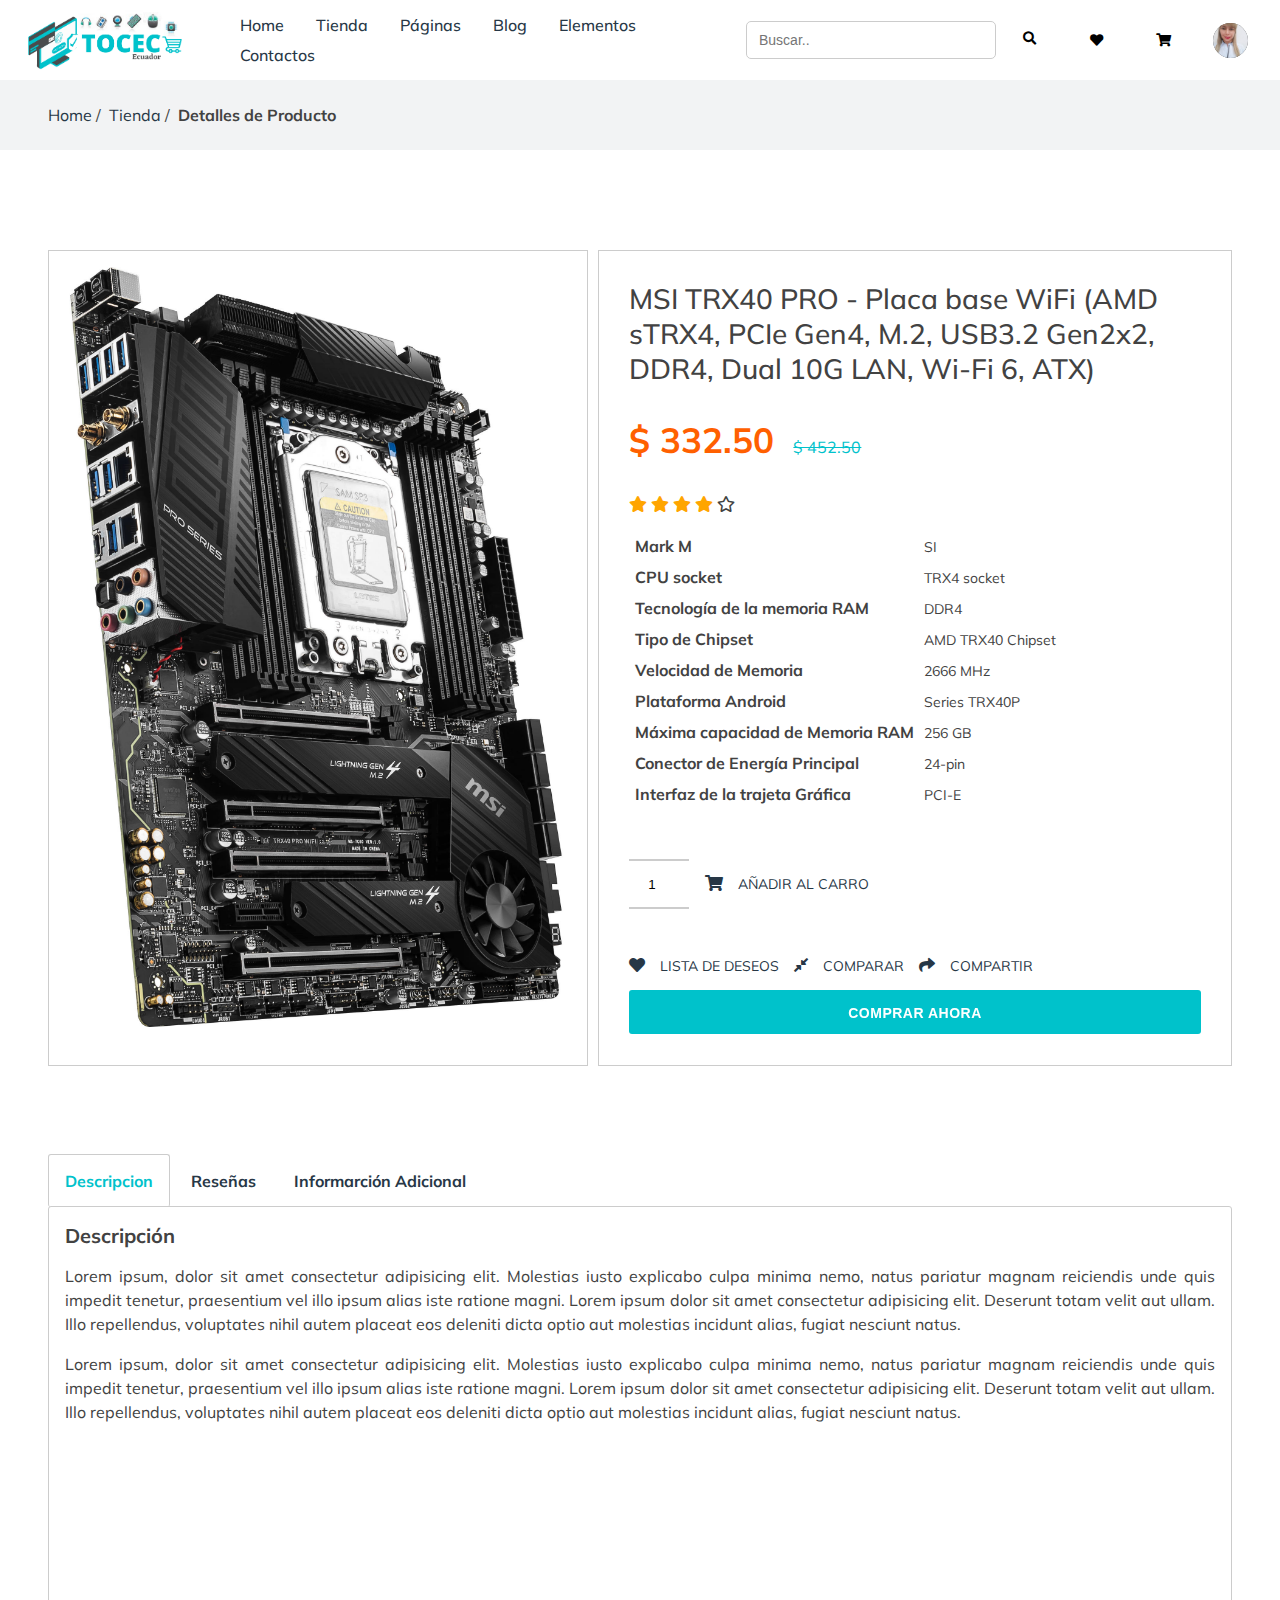
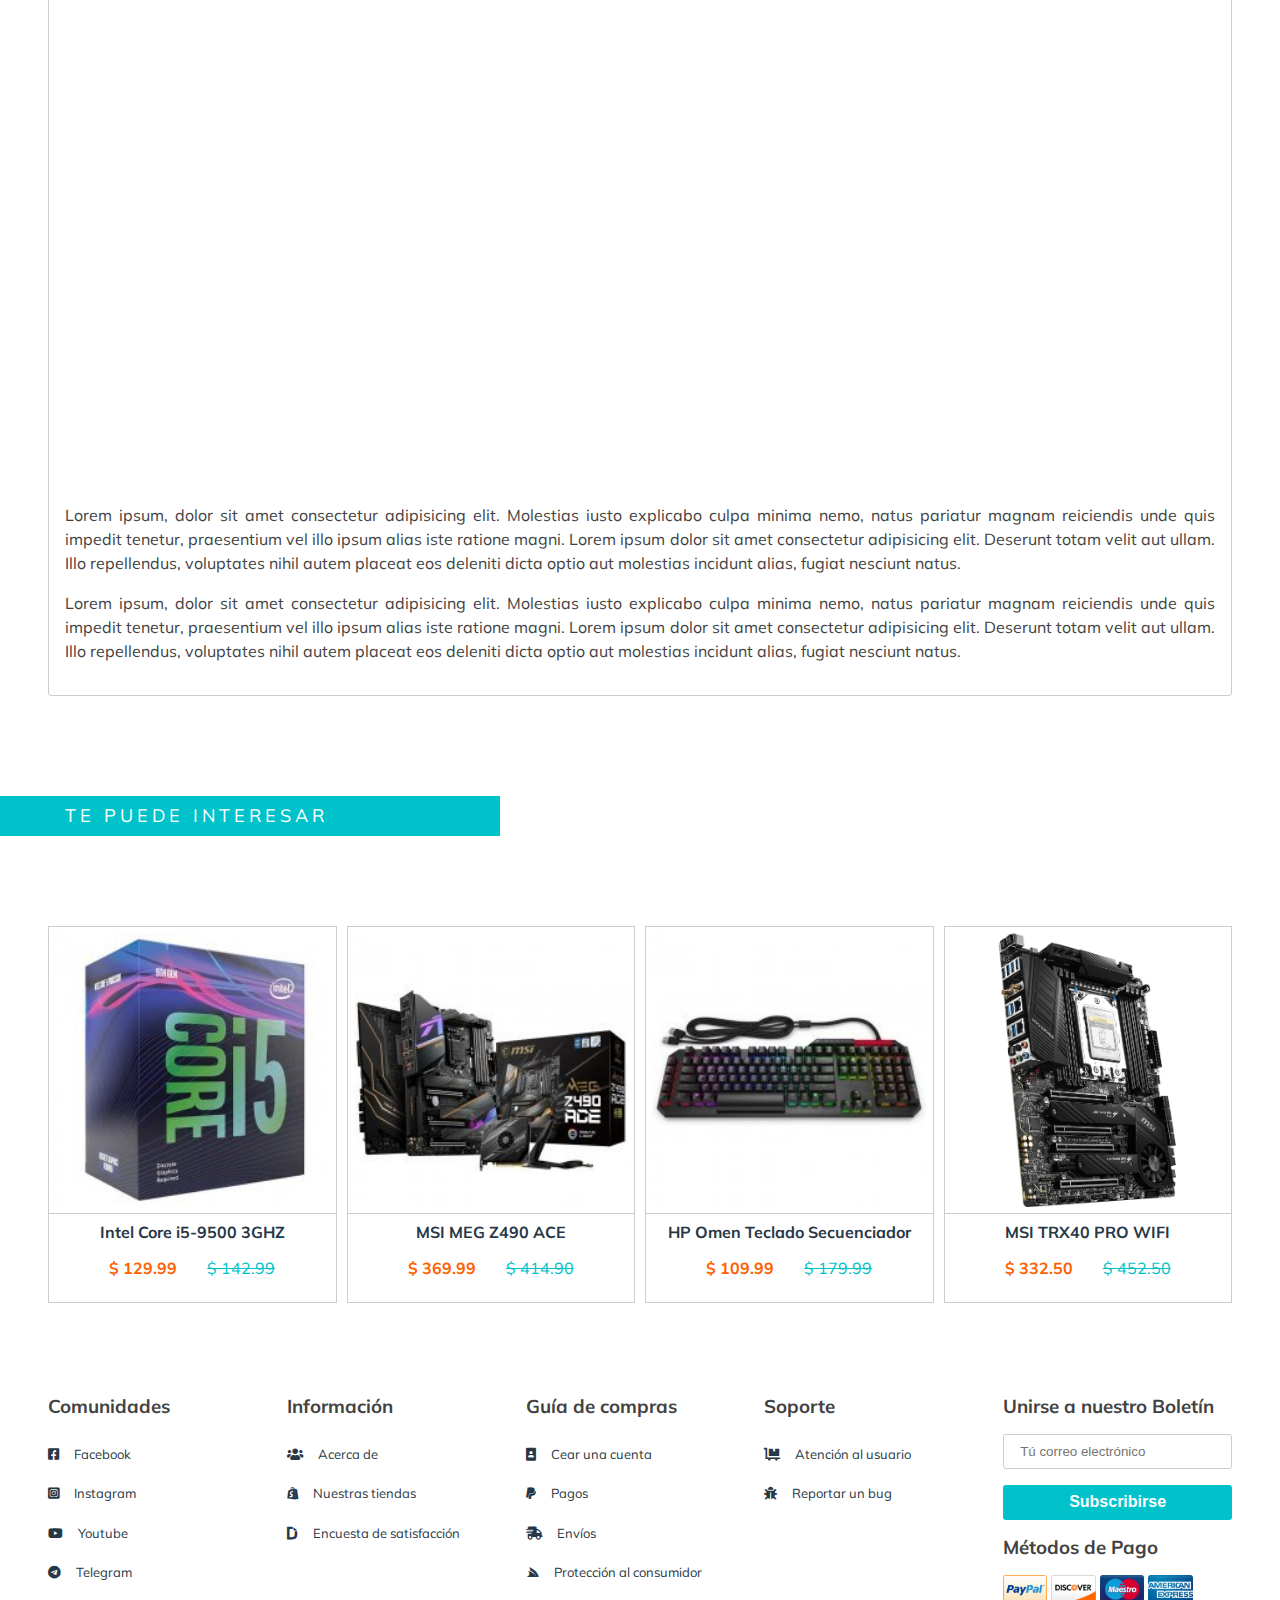
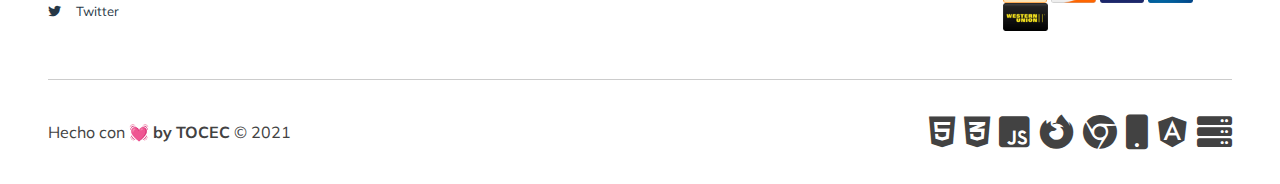
<file: pages/single-product.html>
<!DOCTYPE html>
<html lang="en">
<head>
    <meta charset="UTF-8">
    <meta http-equiv="X-UA-Compatible" content="IE=edge">
    <meta name="viewport" content="width=device-width, initial-scale=1, shrink-to-fit=no">
    <link rel="stylesheet" href="../css/styles.css">
    <link rel="shortcut icon" href="../img/wladytech-icon.png" type="image/x-icon">
    <link rel="stylesheet" href="../fonts/fontawesome-free-5.15.1-web/css/all.css">
    <script src="https://ajax.googleapis.com/ajax/libs/jquery/3.5.1/jquery.min.js"></script>
    <script src="https://cdnjs.cloudflare.com/ajax/libs/popper.js/1.16.0/umd/popper.min.js"></script>
    <link rel="preconnect" href="https://fonts.gstatic.com">
    <link href="https://fonts.googleapis.com/css2?family=Mulish:ital,wght@0,200;0,300;0,400;0,500;0,600;0,700;0,800;0,900;1,200;1,300;1,400;1,500;1,600;1,700;1,800;1,900&display=swap" 
    rel="stylesheet">
    <title>TOCEC - Producto sencillo</title>
</head>
<body>
    <nav class="sidebar">
        <div class="logo">
            <a href="../index.html"></a><img src="../img/TOCEC.png" alt="">
        </div>
        <div class="close">
            <span id="menuclose" class="fas fa-times"></span>
        </div>
        <ul>
            <li><a href="../index.html"><i class="fas fa-home"></i> Home</a></li>
            <li><a href="#"><i class="fas fa-shopping-bag"></i> Tienda</a>
                <ul>
                    <li><a href="#">Tablero</a></li>
                    <li><a href="#">Shop Grid</a></li>
                    <li><a href="#">Lista de Compra</a></li>
                    <li><a href="../pages/single-product.html">Producto Único</a></li>
                    <li><a href="#">Account Page</a></li>
                </ul>
            </li>
            <li><a href="#"><i class="fas fa-sitemap"></i> Páginas</a>
                <ul>
                    <a href="#">Acerca de</a>
                    <a href="#">Contacto</a>
                    <a href="#">Carro de compras</a>
                    <a href="#">Inicio de sesión y Registro</a>
                </ul>
            </li>
            <li><a href="#"><i class="fas fa-blog"></i> Blog</a>
                <ul>
                    <a href="../pages/single-blog.html">Blog Único</a>
                    <a href="#">Blog Grid</a>
                </ul>
            </li>
            <li><a href="#"><i class="fab fa-elementor"></i>Elementos</a>
                <ul>
                    <a href="#">Gallery</a>
                    <a href="#">Comparar</a>
                </ul>
            </li>
            <li><a href="#"><i class="fas fa-mobile-alt"></i>Contactos</a></li>
        </ul>
    </nav>
    <div class="container">
        <header class="header">
            <div class="logo">
                <a href="index.html"></a><img src="../img/TOCEC.png" alt="">
            </div>

            <div class="navbar-toggler">
                <span id="menuopen" class="fas fa-bars"></span>
            </div>

            <!-- Navbar area -->
            <nav class="navbar">
                <ul>
                    <li><a href="../index.html">Home</a></li>
                    <div class="subnav">
                        <li><a href="#">Tienda</a></li>
                        <ul class="subnav-content">
                            <a href="#">Tablero</a>
                            <a href="#">Shop Grid</a>
                            <a href="#">Shop List</a>
                            <a href="pages/single-product.html">Producto Único</a>
                            <a href="#">Información de la cuenta</a>
                        </ul>
                    </div>
                    </li>
                    <div class="subnav">
                        <li><a href="#">Páginas</a></li>
                        <ul class="subnav-content">
                            <a href="#">Acerca de</a>
                            <a href="#">Contacto</a>
                            <a href="#">Carro de compras</a>
                            <a href="#">Inicio de sesión y Registro</a>
                        </ul>
                    </div>
                    <div class="subnav">
                        <li><a href="#">Blog</a></li>
                        <ul class="subnav-content">
                            <a href="../pages/single-blog.html">Blog Único</a>
                            <a href="#">Blog Grid</a>
                        </ul>
                    </div>
                    <div class="subnav">
                        <li><a href="#">Elementos</a></li>
                        <ul class="subnav-content">
                            <a href="#">Galería</a>
                            <a href="#">Comparar</a>
                        </ul>
                    </div>
                    <li><a href="#">Contactos</a></li>
                </ul>
            </nav>
            <!-- Navbar area -->

            <div class="option-panel">
                <form class="search-form">
                    <input class="form-control" type="search" placeholder="Buscar..">
                    <button><i class="fas fa-search"></i></button>
                </form>
                
                <div class="whislist-area">
                    <button class="whislist"><i class="fas fa-heart"></i></button>
                </div>
                
                <div class="cart-area">
                    <button class="cart"><i class="fas fa-shopping-cart"></i></button>
                </div>
                
                <div id="user-drop" class="user-thumbnail">
                    <img src="../img/leidy-collantes-img.jpeg" alt="">
                    <ul class="user-content">
                        <li><span>Hola, Leidy Collantes</span></li>
                        <li><a href="#">Mi cuenta</a></li>
                        <li><a href="#">Lista de Deseos</a></li>
                        <li><a href="#">Lista de Ordenes</a></li>
                        <li><a href="#"><i class="fas fa-sign-out-alt"></i>Cerrar sesión</a></li>
                    </ul>
                </div>
                
            </div>
        </header>
    </div>
    <!-- BREADCRUMB -->
    <div class="breadcrumb">
        <ol>
            <li><a href="../index.html">Home</a></li>
            <li><a href="#">Tienda</a></li>
            <li><a class="active" href="#">Detalles de Producto</a></li>
        </ol>
    </div>
    <div class="container">
        <!-- PRODUCT-DETAILS GRID -->
        <div class="product-details-grid">
            <div class="image-carrousel">
                <div class="udp-image-big">
                    <img src="../img/msi_trx40_pro_wifi_motherboard.jpg" alt="">
                </div>
            </div>
            <!-- PRODUCT SHEET -->
            <div class="product-sheet">
                <!-- HEADER -->
                <div class="product-sheet-header">
                    <h1 class="h1 mb">MSI TRX40 PRO - 
                        Placa base WiFi (AMD sTRX4, PCIe Gen4, M.2, USB3.2 Gen2x2, DDR4, Dual 10G LAN, Wi-Fi 6, ATX)
                    </h1>
                    <div class="price-tags">
                        <span class="price current">$ 332.50</span>
                        <span class="price old">$ 452.50</span>
                    </div>
                    <div class="star-rating">
                        <span class="fas fa-star checked"></span>
                        <span class="fas fa-star checked"></span>
                        <span class="fas fa-star checked"></span>
                        <span class="fas fa-star checked"></span>
                        <span class="far fa-star"></span>
                    </div>
                </div>
                <!-- DETAILS -->
                <div class="product-sheet-description">
                    <table>
                        <tbody>
                            <tr class="table-spacing">
                                <td class="table-span"><span class="table-text-bold">Mark M</span></td>
                                <td><span class="tb-base-title">SI</span></td>
                            </tr>
                            <tr class="table-spacing">
                                <td class="table-span"><span class="table-text-bold">CPU socket</span></td>
                                <td><span class="tb-base-title">TRX4 socket</span></td>
                            </tr>
                            <tr class="table-spacing">
                                <td class="table-span"><span class="table-text-bold">Tecnología de la memoria RAM </span></td>
                                <td><span class="tb-base-title">DDR4</span></td>
                            </tr>
                            <tr class="table-spacing">
                                <td class="table-span"><span class="table-text-bold">Tipo de Chipset </span></td>
                                <td><span class="tb-base-title">AMD TRX40 Chipset</span></td>
                            </tr>
                            <tr class="table-spacing">
                                <td class="table-span"><span class="table-text-bold">Velocidad de Memoria</span></td>
                                <td><span class="tb-base-title">2666 MHz</span></td>
                            </tr>
                            <tr class="table-spacing">
                                <td class="table-span"><span class="table-text-bold">Plataforma Android</span></td>
                                <td><span class="tb-base-title">Series TRX40P</span></td>
                            </tr>
                            <tr class="table-spacing">
                                <td class="table-span"><span class="table-text-bold">Máxima capacidad de Memoria RAM</span></td>
                                <td><span class="tb-base-title">256 GB</span></td>
                            </tr>
                            <tr class="table-spacing">
                                <td class="table-span"><span class="table-text-bold">Conector de Energía Principal</span></td>
                                <td><span class="tb-base-title">24-pin</span></td>
                            </tr>
                            <tr class="table-spacing">
                                <td class="table-span"><span class="table-text-bold">Interfaz de la trajeta Gráfica</span></td>
                                <td><span class="tb-base-title">PCI-E</span></td>
                            </tr>
                        </tbody>
                    </table>
                    <div class="control-group">
                        <input type="number" step="1" min="1" max="12" value="1">
                        <a href="#"><i class="fas fa-shopping-cart"></i>Añadir al carro</a>
                    </div>
                    <div class="another-options">
                        <a href="#"><i class="fas fa-heart"></i>Lista de deseos</a>
                        <a href="#"><i class="fas fa-compress-alt"></i>Comparar</a>
                        <a href="#"><i class="fas fa-share"></i>Compartir</a>
                    </div>
                    <button class="btn primary white-text block">Comprar Ahora</button>
                </div>
            </div>

             <!-- PRODUCT TABS -->
             <div class="product-details-tabs">
                <ul class="tabs">
                    <li class="tab-item">
                        <a class="tab-link active" onclick="opentab(event,'description')">Descripcion</a>
                    </li>
                    <li class="tab-item">
                        <a class="tab-link" onclick="opentab(event,'reviews')" >Reseñas</a>
                    </li>
                    <li class="tab-item">
                        <a class="tab-link" onclick="opentab(event,'add-info')">Informarción Adicional</a>
                    </li>
                </ul>
                <div class="tabs-content">
                    <!-- DESCRIPTION -->
                    <div id="description" class="tab-panel active">
                        <h3 class="mb">Descripción</h3>
                        <p class="mb">Lorem ipsum, dolor sit amet consectetur adipisicing elit. Molestias iusto explicabo culpa minima nemo, natus pariatur magnam reiciendis unde quis impedit tenetur, 
                            praesentium vel illo ipsum alias iste ratione magni.
                            Lorem ipsum dolor sit amet consectetur adipisicing elit. Deserunt totam velit aut ullam. Illo repellendus, voluptates nihil autem placeat eos deleniti dicta optio 
                            aut molestias incidunt alias, fugiat nesciunt natus.
                        </p>
                        <p class="mb">Lorem ipsum, dolor sit amet consectetur adipisicing elit. Molestias iusto explicabo culpa minima nemo, natus pariatur magnam reiciendis unde quis impedit tenetur, 
                            praesentium vel illo ipsum alias iste ratione magni.
                            Lorem ipsum dolor sit amet consectetur adipisicing elit. Deserunt totam velit aut ullam. Illo repellendus, voluptates nihil autem placeat eos deleniti dicta optio 
                            aut molestias incidunt alias, fugiat nesciunt natus.
                        </p>
                        <div class="iframe-container mb">
                            <iframe class="responsive-iframe" src="https://www.youtube.com/embed/JZgyMK2duXQ" frameborder="0" allow="accelerometer; autoplay; clipboard-write; encrypted-media; gyroscope; picture-in-picture" 
                            allowfullscreen></iframe>
                        </div>
                        <p class="mb">Lorem ipsum, dolor sit amet consectetur adipisicing elit. Molestias iusto explicabo culpa minima nemo, natus pariatur magnam reiciendis unde quis impedit tenetur, 
                            praesentium vel illo ipsum alias iste ratione magni.
                            Lorem ipsum dolor sit amet consectetur adipisicing elit. Deserunt totam velit aut ullam. Illo repellendus, voluptates nihil autem placeat eos deleniti dicta optio 
                            aut molestias incidunt alias, fugiat nesciunt natus.
                        </p>
                        <p class="mb">Lorem ipsum, dolor sit amet consectetur adipisicing elit. Molestias iusto explicabo culpa minima nemo, natus pariatur magnam reiciendis unde quis impedit tenetur, 
                            praesentium vel illo ipsum alias iste ratione magni.
                            Lorem ipsum dolor sit amet consectetur adipisicing elit. Deserunt totam velit aut ullam. Illo repellendus, voluptates nihil autem placeat eos deleniti dicta optio 
                            aut molestias incidunt alias, fugiat nesciunt natus.
                        </p>
                    </div>

                    <!-- REVIEWS -->
                    <div id="reviews" class="tab-panel">
                        <!-- review 1 -->
                        <div class="single-user-review mb">
                            <h3>Buena Calidad</h3>
                            <div class="star-rating">
                                <span class="fas fa-star checked"></span>
                                <span class="fas fa-star checked"></span>
                                <span class="fas fa-star checked"></span>
                                <span class="fas fa-star checked"></span>
                                <span class="fas fa-star checked"></span>
                            </div>
                            <p class="mb">por 
                                <strong>TOCEC</strong><span> el 18 Marzo 2021.</span> 
                            </p>
                            <p>
                                Lorem ipsum dolor sit amet, consectetur adipisicing elit. Assumenda facere odit adipisci, deserunt voluptatem aspernatur consequuntur consectetur quaerat a velit, ipsa debitis 
                                id, tempore omnis ratione? Illum dolore quas nemo.
                                Lorem ipsum dolor sit amet, consectetur adipisicing elit. Assumenda facere odit adipisci, deserunt voluptatem aspernatur consequuntur consectetur quaerat a velit, ipsa debitis 
                                id, tempore omnis ratione? Illum dolore quas nemo.
                            </p>
                        </div>
                        <!-- review 1 -->
                        <div class="single-user-review mb">
                            <h3>Diseño sobresaliente</h3>
                            <div class="star-rating">
                                <span class="fas fa-star checked"></span>
                                <span class="fas fa-star checked"></span>
                                <span class="fas fa-star checked"></span>
                                <span class="fas fa-star checked"></span>
                                <span class="fas fa-star checked"></span>
                            </div>
                            <p class="mb">por 
                                <strong>TOCEC</strong><span> el 18 March 2021.</span> 
                            </p>
                            <p>
                                Lorem ipsum dolor sit amet, consectetur adipisicing elit. Assumenda facere odit adipisci, deserunt voluptatem aspernatur consequuntur consectetur quaerat a velit, ipsa debitis 
                                id, tempore omnis ratione? Illum dolore quas nemo.
                                Lorem ipsum dolor sit amet, consectetur adipisicing elit. Assumenda facere odit adipisci, deserunt voluptatem aspernatur consequuntur consectetur quaerat a velit, ipsa debitis 
                                id, tempore omnis ratione? Illum dolore quas nemo.
                            </p>
                        </div>
                        
                        <!-- Review submission -->  
                        <div class="submit-review">
                            <h2 class="mb">Enviar un review</h2>
                            <p class="mb">Tu calificación</p>
                            <form action="#">
                                <div class="star-container">
                                    <div class="star-rating-widget">
                                        <input type="radio" name="rating" id="radio-5">
                                        <Label class="fas fa-star" for="radio-5"></Label>
                                        <input type="radio" name="rating" id="radio-4">
                                        <Label class="fas fa-star" for="radio-4"></Label>
                                        <input type="radio" name="rating" id="radio-3">
                                        <Label class="fas fa-star" for="radio-3"></Label>
                                        <input type="radio" name="rating" id="radio-2">
                                        <Label class="fas fa-star" for="radio-2"></Label>
                                        <input type="radio" name="rating" id="radio-1">
                                        <Label class="fas fa-star" for="radio-1"></Label>
                                        <div class="star-rating-text">
                                            <p></p>
                                        </div>
                                    </div>
                                </div>
                                <div class="rating-details">
                                    <label for="nickname">Nombre de Usuario</label>
                                    <input id="nickname" class="form-control mb" type="text" placeholder="Usuario">
                                    <label for="reason">Motivo de tu calificación</label>
                                    <select class="form-control mb" name="reason" id="reason">
                                        <option value="" disabled selected>Selecciona un criterio</option>
                                        <option value="1">Buena Calidad</option>
                                        <option value="2">Diseño sobresaliente</option>
                                        <option value="3">Precio Asequible</option>
                                        <option value="4">Otros</option>
                                    </select>
                                    <label for="comment">Comentarios</label>
                                    <textarea class="form-control" name="" id="comment" cols="30" rows="5"
                                    maxlength="150" placeholder="Describe tu experiencia con el producto"></textarea>
                                </div>
                                <button class="btn primary white-text">Enviar</button>
                            </form>
                        </div>
                    </div>

                    <!-- ADDITIONAL INFORMATION -->
                    <div id="add-info" class="tab-panel">
                        <h3 class="mb">Información Adicional</h3>
                        <p class="mb">Lorem, ipsum dolor sit amet consectetur adipisicing elit. Officiis eos natus itaque labore excepturi voluptatum voluptatem minima omnis dolore numquam laborum odit rem 
                            illum repellendus corporis consequatur, saepe ipsa eius?
                            Lorem ipsum dolor sit amet consectetur adipisicing elit. Perferendis fugit porro, dolore, dolorem, ratione veritatis ab culpa mollitia totam deserunt atque suscipit. 
                            Odit facilis voluptas nulla nesciunt doloremque. Quos, pariatur.
                        </p>
                    </div>
                </div>
                
            </div>
        </div>

        <div class="section-heading">
            <h5>Te puede Interesar</h5>
        </div>

        <div class="product-grid">
            <!-- PRODUCTO 1 -->
            <div class="product-card">
                <div class="product-card-img">
                    <img class="image" src="../img/Core-i5-9500 3ghz.jpg" alt="Intel Core i5-9500 3GHZ">
                    <div class="img-hover-caption">
                        <span class="off-sale-badge">Rebaja</span>
                        <span class="whishlist-badge"><i class="fas fa-heart"></i></span>
                        <button>
                            <i class="fas fas fa-shopping-cart"></i>
                            Añadir al carro
                        </button>
                    </div>
                </div>
                <div class="product-card-body">
                    <div class="product-card-description">
                        <a href="#">Intel Core i5-9500 3GHZ</a>
                        <span class="price-tags">
                            <p class="price current ">$ 129.99</p>
                            <p class="price old ">$ 142.99</p>
                        </span>
                    </div>
                </div>
            </div>
            <!--Producto 2-->
            <div class="product-card">
                <div class="product-card-img">
                    <img class="image" src="../img/MSI MEG Z490 ACE.jpg" alt="MSI MEG Z490 ACE">
                    <div class="img-hover-caption">
                        <span class="off-sale-badge">Rebaja</span>
                        <span class="whishlist-badge"><i class="fas fa-heart"></i></span>
                        <button>
                            <i class="fas fas fa-shopping-cart"></i>
                            Añadir al carro
                        </button>
                    </div>
                </div>
                <div class="product-card-body">
                    <div class="product-card-description">
                        <a href="#">MSI MEG Z490 ACE</a>
                        <span class="price-tags">
                            <p class="price current ">$ 369.99</p>
                            <p class="price old ">$ 414.90</p>
                        </span>
                    </div>
                </div>
            </div>
            <!--Producto 3-->
            <div class="product-card">
                <div class="product-card-img">
                    <img class="image" src="../img/HP-omen Sequencer Teclado Mecánico.jpg" alt="HP Omen Sequencer Keyboard">
                    <div class="img-hover-caption">
                        <span class="off-sale-badge">35%</span>
                        <span class="whishlist-badge"><i class="fas fa-heart"></i></span>
                        <button>
                            <i class="fas fas fa-shopping-cart"></i>
                            Añadir al carro
                        </button>
                    </div>
                </div>
                <div class="product-card-body">
                    <div class="product-card-description">
                        <a href="#">HP Omen Teclado Secuenciador</a>
                        <span class="price-tags">
                            <p class="price current ">$ 109.99</p>
                            <p class="price old ">$ 179.99</p>
                        </span>
                    </div>
                </div>
            </div>
        
            <!--Producto 4-->
            <div class="product-card">
                <div class="product-card-img">
                    <img class="image" src="../img/msi_trx40_pro_wifi_motherboard.jpg" alt="MSI TRX40 PRO WIFI">
                    <div class="img-hover-caption">
                        <span class="off-sale-badge">35%</span>
                        <span class="whishlist-badge"><i class="fas fa-heart"></i></span>
                        <button>
                            <i class="fas fas fa-shopping-cart"></i>
                            Añadir al carro
                        </button>
                    </div>
                </div>
                <div class="product-card-body">
                    <div class="product-card-description">
                        <a href="#">MSI TRX40 PRO WIFI </a>
                        <span class="price-tags">
                            <p class="price current ">$ 332.50</p>
                            <p class="price old ">$ 452.50</p>
                        </span>
                    </div>
                </div>
            </div>
        
        </div>
        </div>
        <footer class="footer">
            <div class="footer_area">
                <div class="social-media">
                    <h3 class="mb">Comunidades</h3>
                    <ul>
                        <li><a href="#" title="facebook"><i class="fab fa-facebook-square"></i>Facebook</a></li>
                        <li><a href="#" title="instagram"><i class="fab fa-instagram-square"></i>Instagram</a></li>
                        <li><a href="#" title="youtube"><i class="fab fa-youtube"></i>Youtube</a></li>
                        <li><a href="#" title="telegram"><i class="fab fa-telegram"></i>Telegram</a></li>
                        <li><a href="#" title="twitter"><i class="fab fa-twitter"></i>Twitter</a></li>
                    </ul>
                </div>
                <div class="social-media">
                    <h3 class="mb">Información</h3>
                    <ul>
                        <li><a href="#"><i class="fas fa-users"></i>Acerca de</a></li>
                        <li><a href="#"><i class="fab fa-shopify"></i>Nuestras tiendas</a></li>
                        <li><a href="#"><i class="fab fa-dochub"></i>Encuesta de satisfacción</a></li>
                    </ul>
                </div>
                <div class="social-media">
                    <h3 class="mb">Guía de compras</h3>
                    <ul>
                        <li><a href="#"><i class="fas fa-portrait"></i>Cear una cuenta</a></li>
                        <li><a href="#"><i class="fab fa-paypal"></i>Pagos</a></li>
                        <li><a href="#"><i class="fas fa-shipping-fast"></i>Envíos</a></li>
                        <li><a href="#"><i class="fab fa-servicestack"></i>Protección al consumidor</a></li>
                    </ul>
                </div>

                <div class="social-media">
                    <h3 class="mb">Soporte</h3>
                    <ul>
                        <li><a href="#"><i class="fas fa-dolly-flatbed"></i>Atención al usuario</a></li>
                        <li><a href="#"><i class="fas fa-bug"></i>Reportar un bug</a></li>
                    </ul>
                </div>
                <div class="social-media">
                    <h3 class="mb">Unirse a nuestro Boletín</h3>
                    <input class="mb" type="email" placeholder="Tú correo electrónico" required="">
                    <button type="submit">Subscribirse</button>
                    <h3 class="mb">Métodos de Pago</h3>
                    <div class="payment-method">
                        <img src="../img/payment-methods/paypal.png" alt="">
                        <img src="../img/payment-methods/discover.png" alt="">
                        <img src="../img/payment-methods/maestro.png" alt="">
                        <img src="../img/payment-methods/american-express.png" alt="">
                        <img src="../img/payment-methods/western-union.png" alt="">
                    </div>
                </div>
            </div>
            <div class="footer_bottom">
                <div class="col-50">
                    <div class="copywrite-text">
                        <p>Hecho con <strong> by TOCEC </strong> &copy; 2021 </p>
                    </div>
                </div>
                <div class="col-50">
                    <div class="technology-item">
                        <i class="fab fa-html5"></i>
                        <i class="fab fa-css3-alt"></i>
                        <i class="fab fa-js-square"></i>
                        <i class="fab fa-firefox-browser"></i>
                        <i class="fab fa-chrome"></i>
                        <i class="fas fa-mobile"></i>
                        <i class="fab fa-angular"></i>
                        <i class="fas fa-server"></i>
                    </div>
                </div>
            </div>
        </footer>
        <button title="back to top" id="btn-scroll" onclick="topfunction()"><span class="fas fa-arrow-up"></span></button>
    
    
    
    </div>
    <script src="../js/mostrar.js"></script>
    <script src="../js/scroll-to-top.js"></script>
    <script>
        function opentab(evt, tabid) {
            var i, tabcontent, tablinks;
            tabcontent = document.getElementsByClassName("tab-panel");
            for (i = 0; i < tabcontent.length; i++) {
                tabcontent[i].style.display = "none";
            }
            tablinks = document.getElementsByClassName("tab-link");
            for (i = 0; i < tablinks.length; i++) {
                tablinks[i].className = tablinks[i].className.replace("active", "");
            }
            document.getElementById(tabid).style.display = "block";
            evt.currentTarget.className += " active";
        }
    </script>
</body>

</html>
</file>
<file: css/styles.css>
:root{
     --tipografia: 'Mulish', sans-serif;
    --azul-active: #00c2cb; 
    --azul-degradado: #00c2cb;
    --gray-dark: #273746;
    --negro: #000;
    --orange: #ff6000;
    --blanco: #FFFFFF;
    --gray-light:#F2F3F4;
    --gray-soft: rgba(204, 204, 204);
    --gray-active: #424242;
    --red: red;
}

*{
    margin:0;
    padding: 0;
    box-sizing: border-box;
    -webkit-tap-highlight-color:transparent;
    -moz-webkit-tap-highlight-color: transparent;
}
/* Custom-bar */
::-webkit-scrollbar{
    width: 5px;
}
::-webkit-scrollbar-thumb{
    background: var(--azul-active);
    border-radius: 5px;
}
::-webkit-scrollbar-track{
    box-shadow: inset 0 0 5px var(--gray-active);
    border-radius: 5px;

}

ul, ol{
    padding: 0;
    margin: 0;
}
button{
    cursor: pointer;
}
body{
    font-family: var(--tipografia);
    color: var(--gray-active);
    margin:0;
    padding: 0;
}
img {
    height: auto;
    vertical-align: middle;
    max-width: 100%;
    object-fit: cover;
}
td, th{
    padding: 4px;
    vertical-align: top;
}
li{
    list-style: none;
}
a{
    text-decoration: none;
    color: var(--gray-dark);
}
.container{
    width: 100%;
    margin-right: auto;
    margin-left: auto;
}
div.container{
    margin-right: 0;
    padding-right: 0;
}
/* SIDEBAR */
.sidebar{
    position: fixed;
    left: -100%;
    z-index: 100;
    height: 100%;
    background: var(--blanco);
    overflow-y: scroll;
    transition: all 0.5s ease-in;
    border-right: 1px solid var(--gray-soft) ;
}
.sidebar .close span{
    position: absolute;
    top: 25px;
    right: 10px;
    font-size: 24px;
    cursor: pointer;
}
.sidebar.active{
    left: 0px;
    overflow-y:auto;
    transition: all 0.4s ease-in;
}
.sidebar i{
    margin-right: 15px;
}
.sidebar ul li a{
    display: block;
    padding: 1rem;
    font-weight: 500;
    min-width: 285px;
}
.sidebar a:hover{
    background: var(--azul-active);
    transition: all 0.3s ease-in-out;
    color: var(--blanco);
}
.sidebar ul li ul{
    max-height:0 ;
    background: var(--gray-active);
    transition: all 0.5s ease-in-out;
    overflow: hidden;
}
.sidebar ul li  ul  a{
    color: var(--blanco);
}
.sidebar li:hover > ul{
    max-height: 100vh;
    overflow: visible;
    transition: all 1s ease-in-out;
}
/* SIDEBAR END */

/* HEADER */
.header{
    display: grid;
    grid-template-columns: auto 1fr auto;
    grid-template-rows: 80px;
    grid-template-areas: 
    "logo navbar options";
    gap: 10px;
    align-items: center;
    padding: 0 1rem;
    transition: all 0.4s ease;
}

.logo{
    grid-area: logo;
    height: 4.1rem;
    width: 10.8rem;
    cursor: pointer;
}
.logo img{
    height: 100%;
    max-width: inherit;
    object-fit: cover;
}
.navbar{
    grid-area: navbar;
    transition: all 0.3s ease;
    margin-left: 25px;
    line-height: 1.9;
}
.navbar ul li{
    float: left;
}
.navbar ul li a{
    padding: 1rem;
    transition: all 0.3s ease;
    border-radius: 50px;
    font-weight: 500;
}
.navbar ul li a:hover{
    color: var(--blanco);
    background: var(--azul-active);
}
.navbar-toggler{
    grid-area: navbar;
    display: none;
    cursor: pointer;
}

.navbar-toggler span{
    font-size: 24px;
    color: var(--gray-dark);
    display: flex;
    justify-content: center;
}
/* SUBNAVIGATION MENU */
.subnav{
    float: left;
}
.subnav-content{
    position: absolute;
    opacity: 0;
    background: var(--blanco);
    top: 90px;  
    width: 250px;
    font-size:16px;
    z-index: 100;
    border: 1px solid var(--gray-soft); 
    visibility: hidden;
    transition-duration: 500ms;
}
.subnav-content::before{
    content: "";
    position: absolute;
    border-style: solid;
    border-width: 0 10px 10px 10px;
    border-color: transparent transparent var(--azul-active) transparent ;
    top: -10px;
    left: 10px;
}
.subnav .subnav-content a{
    display: block;
    padding: 1rem;
    float: none;
    border-radius: 0px;
}
.subnav-content a:hover{
    background: var(--azul-active);
    color: var(--blanco);
}
.subnav:hover .subnav-content{
    opacity: 1;
    top: 70px;
    visibility: visible;
}

/* OPTIONS PANEL */
.option-panel{
    grid-area: options ;
    display: flex;
    align-items: center;
    justify-content: flex-end;
    margin-left: auto;
}
.option-panel button{
    width: 35px;
    height: 35px;
    border: none;
    outline: none;
    background: none;
    border-radius: 50px;
    margin: 0 1rem;
}
.option-panel button:hover{
    background: var(--azul-active);
    color: var(--blanco);
}
.search-form{
    display: flex;
}
 .search-form input{
    width: 250px;
    margin: 0;
    background: var(--blanco);
    border-radius: 5px;
    transition-duration: 500ms;
 }
.sidebar .search-form input{
    width: 100%;
    margin: 1rem 5px;
}
.option-panel .user-thumbnail{
    position: relative;
    width: 35px;
    height: 35px;
    border-radius: 50%;
    margin: 0 1rem;
    background: var(--gray-active);
}
.option-panel .user-thumbnail img{
    width: 100%;
    height: 100%;
    border-radius: 50%;
}
/* User- account */
.user-content{
    position: absolute;
    border-radius: 3px;
    box-shadow: 0 0 8px 0 var(--gray-soft);
    width: 260px;
    transition-duration:500ms ;
    z-index:1;
    top: 100px;
    right: 0;
    background: var(--blanco);
    opacity: 0;
    visibility: hidden;
    font-family: var(--tipografia);
}
.user-content::before{
    content: "";
    position: absolute;
    top: -10px;
    right: 10px;
    border-style: solid;
    border-width: 0 10px 10px 10px;
    border-color: transparent transparent var(--blanco) transparent;
}
.option-panel .user-thumbnail.active .user-content{
    opacity: 1;
    top: 50px;
    visibility: visible;
}
/* HEADER END */

/* BREADCRUMB */
.breadcrumb{
    height: 70px;
    width: 100%;
    background:var(--gray-light);
    cursor: pointer;
    display: flex;
    align-items: center;
    padding-left: 3rem;
}
.breadcrumb h4{
    padding: 0 1rem;
}
.breadcrumb ol li{
    display: inline-block;
}
.breadcrumb a.active{
    color: var(--gray-active);
    font-weight: bold;
}
.breadcrumb li:not(:first-child)::before{
    display: inline-block;
    padding-right: .5rem;
    color: var(--gray-active);
    content: "/";
}
.user-account:hover .user-content{
    opacity: 1;
    top: 50px;
    visibility:visible;
}
ul.user-content li{
    display: block;
}
ul.user-content i{
    float: right;
}
ul.user-content a, ul.user-content span{
    display: block;
    padding: 1rem;
    float: none;
    text-align: left;
}
ul.user-content a:hover, ul.user-content span:hover{
    background: var(--azul-active);
    color: var(--blanco);
}
/* BOTONES */
.btn{
    height: 44px;
    font-size: 14px;
    outline: none;
    line-height: 42px;
    padding: 0 24px;
    transform: translateZ(0);
    transition-duration: 500ms;
    border-color: transparent;
    border-radius: 3px;
    font-weight: 700;
    text-transform: uppercase;
    letter-spacing: 0.5px;
}
.block{
    width: 100%;
}
.sm{
    padding: .25rem .5rem;
    font-size: .875rem;
    line-height: 1.5;
    border-radius: .2rem;
}
.white-text{
    color: var(--blanco);
}
.primary{
    background: var(--azul-active);
}
.secondary{
    background: var(--gray-active);
}
.light{
    background: var(--blanco);
}
#btn-scroll{
    position: fixed;
    display: none;
    border: none;
    outline: none;
    bottom: 20px;
    right: 30px;
    cursor: pointer;
    z-index:99;
    height: 30px;
    width: 30px;
    color: var(--blanco);
    background: var(--negro);
    padding: .3rem;
    font-size: 18px;
    border-radius: 50px;

}
.primary:hover{
    background: var(--azul-degradado);
}
.secondary:hover{
    background: var(--negro);
}
/* CONTENT */
.slideshow{
    height: 100vh;
    width: 100%;
    position: relative;
}
.slideshow img{
    height: 100%;
    width: 100%;
    object-fit: cover;
    clip-path: polygon(0 0, 100% 0, 100% 92%, 50% 100%, 0 92%);
}
.slideshow-content{
    position: absolute;
    bottom: 0;
    width: 100%;
    height: 100%;
    background: rgba(0, 0, 0, 0.395);
    clip-path: polygon(0 0, 100% 0, 100% 92%, 50% 100%, 0 92%);
    display: flex;
    flex-direction: column;
    justify-content: center;
    align-items: center;
}
.slideshow-content h1{
    color: var(--blanco);
    font-size: 2.5rem;
}
.slideshow-content p{
    color: var(--blanco);
    font-size: 1.1rem;
    text-align: center;
}
.popular-section-heading{
    height: 200px;
    max-width: 100%;
    display: flex;
    flex-direction: column;
    justify-content: center;
    align-items: center;
}
.mb{
    margin-bottom: 1rem;
}
.popular-section-heading h3{
    font-size: 1.3rem;
    line-height: 1.9rem;
    letter-spacing: 0.8rem;
    text-transform: uppercase;
    font-weight: 200;
    text-align: center;
}
.popular-section-heading p{
    font-size: 1rem;
    line-height: 1.3rem;
}
.section-heading{
    position: relative;
    max-width: 500px;
    z-index:1;
    
}
.section-heading h5{
    color: var(--blanco);
    line-height: 40px;
    font-weight: 400;
    letter-spacing: 4px;
    font-size: 18px;
    margin-left: 65px;
    text-transform: uppercase;
    background: var(--azul-active);
}
.section-heading::before{
    content: "";
    position: absolute;
    width: 65px;
    left: 0;
    height: 40px;
    background: var(--azul-active);
}
/* CATEGORY GRID */
.category-grid{
    display: grid;
    grid-template-columns: repeat(6, 16.6666%);
    grid-template-rows: 150px;
    justify-content: center;
    margin: 0 3rem;
    padding: 4rem 0;
    transition: all 0.5s ease;
    gap: 15px;

}
 .column{
    padding: 1rem;
    display: inline-block;
    box-sizing: content-box;
    transition: all 0.3s ease-in-out;
    border: 1px solid var(--gray-soft);
    display: flex;
    flex-direction: column;
    justify-content: center;
    align-items: center;
 }
 .column:hover{
     transform: scale(1.1);
 }
 .column img{
    width: 70px;
    height: 70px;
    cursor: pointer;
 }
 .image{
    vertical-align: middle;
    min-width: auto;
    object-fit: cover;
}
.img-text{
    padding: 1rem;
    text-align: center;
}
.titles{
    font-size: 14px;
    text-align: center;
    font-weight: 700;
    color: var(--gray-dark);
}

/* PRODUCT GRID */
.product-grid{
    display: grid;
    grid-template-columns: repeat(4, 1fr);
    grid-template-rows: minmax(430px,auto);
    justify-content: center;
    align-items: center;
    gap: 10px;
    margin: 0 3rem;
    padding: 4rem 0;
    transition: all 0.5s ease;
    cursor: pointer;
}
.product-card{
    transition: all 0.3s ease;
    border: 1px solid var(--gray-soft);
}
.product-card-img{
   height: auto;
   padding: 0.4rem;
   display: flex;
   justify-content: center;
   align-items: center;
   position: relative;
   
}
.product-card-img img{
    height: 100%;
    width: 100%;
    vertical-align: middle;
    max-width: 100%;
}
.product-card-description{
    border-top: 1px solid var(--gray-soft);
    text-align: center;
    padding: 0.5rem;
    max-height: 89px;
}
.product-card-description a{
    color: var(--gray-dark);
    display: block;
    display: -webkit-box;
    font-size: 1rem;
    font-weight: 700;
    line-height: 20px;
    text-overflow: ellipsis;
    -webkit-line-clamp: 1;
    overflow: hidden;
    -webkit-box-orient: vertical;
    max-height: 20px;
}
.price-tags{
    max-width: 100%;
    display: flex;
    justify-content: center;
    align-items: center;
    padding: 1rem 1rem;
}
.price{
    color: var(--orange);
    display: inline-block;
    padding: 0 15px;
    max-height: 90px;
}
.price.current{
    font-size: 1rem;
    font-weight: 700;
}
.price.old{
    text-decoration: line-through;
    font-size: 1rem;
    color: var(--azul-active);
}
/* PRODUCT-DETAILS-GRID */
.product-details-grid{
    display: grid;
    grid-template-columns: 540px auto;
    grid-template-rows: auto;
    grid-template-areas: 
    "img description"
    "tabs tabs";
    margin: 0 3rem;
    padding: 100px 0;
    gap: 10px;
}

.image-carrousel{
    grid-area: img;
    padding: 1rem;
    border: 1px solid var(--gray-soft);
}
.udp-image-big{
    height: 760px;
    max-width: 540px;
}
.udp-image-big img{
    height: 100%;
    width: 100%;
    object-fit: cover;
}
.product-sheet{
    grid-area: description;
    padding: 1.9rem;
    border: 1px solid var(--gray-soft);
}
.product-sheet .price-tags{
    display: block;
    padding: 1rem 0;
}
.product-sheet .price.current{
    font-size: 35px;
    padding: 0;
}
.star-rating{
    font-size: 1rem;
    font-weight: 100;
    padding: 1rem 0;
}
.star-rating .fas.checked{
    color: orange;
}
.table-spacing{
    padding: 5px;
}
.table-span{
    width: 55%;
}
.table-text-bold{
    font-weight: 700;
}
.tb-base-title{
    font-size: 14px;
    line-height: 20px;
}
.h1{
    font-size: 28px;
    font-weight: 500;
}
.control-group{
    margin: 3rem 0;
    display: flex;
}
.control-group::after{
    content: "";
    clear: both;
    display: block;
}
.control-group input{
    width: 60px;
    height: 50px;
    border: 2px solid var(--gray-soft);
    border-left: none;
    border-right: none;
    text-align: center;
    padding: 0 10px;
    outline: none;  
}
.control-group a{
    font-size: 14px;
    padding: 1rem;
    text-transform: uppercase;
}
.control-group a:hover{
    color: var(--azul-degradado);
}
.control-group i{
    margin-right: 15px;
    font-size: 16px;
}
.another-options{
    display: flex;
    flex-wrap: wrap;
    margin-bottom: 15px;
}
.another-options  a{
    font-size: 14px;
    margin-right: 15px;
    text-transform: uppercase;
}
.another-options a:hover{
    color: var(--azul-degradado);
}
.another-options i{
    margin-right: 15px;
    font-size: 16px;
}
.product-details-tabs{
    grid-area: tabs;
    padding-top: 5rem;
}
.product-details-tabs .tabs{
    line-height: 50px;
    
}
.product-details-tabs .tabs .tab-item{
    display: inline-block;
}
.product-details-tabs .tabs .tab-link{
    padding: 1rem;
    cursor: pointer;
    border: 1px solid transparent;
    transition: all 0.3s ease;
    font-weight: 700;
}
.tabs .tab-link.active{
    border: 1px solid var(--gray-soft);
    border-bottom: transparent;
    border-radius: 3px ;
    color: var(--azul-active);
    font-weight: 700;
}
.tabs-content{
    padding: 1rem;
    border: 1px solid var(--gray-soft);
    border-radius: 3px ;
}
.tab-panel{
    display: none;
    animation: fading 1s;
}
.tab-panel.active{
    display: block;
    
}
.single-user-review{
    padding: 1rem;
    display: block;
}
.single-user-review p{
    color: gray;
    -webkit-box-orient: vertical;
    text-overflow: ellipsis;
    display: -webkit-box;
    -webkit-line-clamp: 2;
    max-height: 50px;
    overflow: hidden;
}
.single-user-review strong{
    color: var(--azul-active);
}
.submit-review{
    margin-top: 3rem;
    padding: 1rem;
    
}
/* SEND A REVIEW START*/
.star-container{
    width: 400px;
    display: flex;
    flex-wrap: wrap;
    align-items: center;
}
.star-rating-widget input{
    display: none;
}
.star-rating-widget label{
    font-size: 20px;
    padding: 5px;
    float: right;
    transition: all 0.2s ease;
}
.star-rating-widget input:not(:checked) ~ label:hover,
.star-rating-widget input:not(:checked) ~ label:hover ~ label{
    color: orange;
    
}
.star-rating-widget input:checked ~ label{
    color: orange;
}
.star-rating-text p{
    font-size: 18px;
    text-align: center;
    transition: all 0.2s ease;
}
input#radio-1:checked ~ .star-rating-text p::before{
    content: "😡 Lo odio";
}
input#radio-2:checked ~ .star-rating-text p::before{
    content: "💔 No me gusta nada";
}
input#radio-3:checked ~ .star-rating-text p::before{
    content: "😀 Bien";
}
input#radio-4:checked ~ .star-rating-text p::before{
    content: "😊 Muy bien";
}
input#radio-5:checked ~ .star-rating-text p::before{
    content: "😍 Sobresaliente";
}
.form-control{
    display: block;
    width: 100%;
    height: calc(1.5rem + 0.75rem + 2px);
    padding: 0.375rem 0.75rem;
    font-size: 14px;
    font-weight: 400;
    line-height: 1.5;
    margin-top: 15px;
    color: var(--gray-active);
    border: 1px solid var(--gray-soft);
    border-radius: 3px;
    outline: none;
    transition: border-color .15s ease-in-out,box-shadow .15s ease-in-out;
}
textarea.form-control{
    height: auto;
    font-family: var(--tipografia);
}

.form-control:focus{
    border-color: var(--azul-degradado);
}
.rating-details{
    padding: 1rem 0;
    height: auto;
}
/* SEND A REVIEW END*/
@keyframes fading{
    from{opacity:0;}
    to{opacity:1;}
}
.tab-panel h3{
    font-size: 20px;
    font-weight: 700;
}
.tab-panel p{
    text-align: justify;
    line-height: 1.5;
}
.iframe-container{
    position: relative;
    width: 100%;
    overflow: hidden;
    padding-top: 56.25%;
}
.responsive-iframe{
    position: absolute;
    top: 0;
    left: 0;
    right: 0;
    bottom: 0;
    width: 100%;
    height: 100%;
    border:none;
}

/* IMG- PRODUCT - CAPTION */
.img-hover-caption{
    opacity: 1;
    position: absolute;
    bottom: 0;
    width: 100%;
    height: 100%;
}
.img-hover-caption:hover .off-sale-badge,
.img-hover-caption:focus .off-sale-badge{
    opacity: 1;
    left: 0px;
    visibility: visible;
}
.img-hover-caption:hover .whishlist-badge,
.img-hover-caption:focus .whislist-badge{
    opacity: 1;
    right: 0px;
    visibility: visible;
}
.img-hover-caption:hover button,
.img-hover-caption:focus button{
    opacity: 1;
    bottom: 10px;
    visibility: visible;
}
.img-hover-caption .off-sale-badge{
    background: var(--azul-active);
    opacity: 0;
    transition-duration:500ms;
    position: absolute;
    left: -30px;
    top: 10px;
    height: 30px;
    color: var(--blanco);
    padding: 0.4rem;
    font-weight: 400;
    z-index: 1;
    cursor: pointer;
    visibility: hidden;
}
.img-hover-caption .whishlist-badge{
    opacity: 0;
    background: var(--azul-active);
    transition-duration:500ms;
    text-align: center;
    position: absolute;
    top: 10px;
    right: -35px;
    color: var(--blanco);
    width: 30px;
    height: 30px;
    line-height: 30px;
    font-weight: 500;
    z-index: 1;
    cursor: pointer;
    visibility: hidden;
}
.img-hover-caption button{
    transition-duration:500ms;
    opacity: 0;
    width: 200px;
    background: none;
    border: none;
    text-align: center;
    font-size: 13px;
    font-weight: 500;
    text-transform: uppercase;
    outline: none;
    background: var(--azul-active);
    position: absolute;
    height: 35px;
    list-style: 35px;
    bottom: 0px;
    left: 20%;
    margin-right:-65px;
    right: 0;
    color: var(--blanco);
    padding: 0.4rem;
    font-weight: 500;
    cursor: pointer;
    visibility: hidden;
}
.img-hover-caption button i{
    margin-right: 8px;
}
/* TIMER-DESCRIPTION */
.timer-description{
    margin-bottom: 4rem;
    height: 522.6px;
    position: relative;
    width: 100%;
    background: var(--gray-active);
    background-image: url('../img/nasa-Q1p7bh3SHj8-unsplash.jpg');
    background-position: 50% 50%;
    background-repeat: no-repeat;
    background-size: cover;
    background-attachment: fixed;
    overflow: hidden;
    border: 0;
    transform: translate3d(0px, 6.3px, 0px);
    display: inline-block;
    
}
.timer-description-content{
    position: absolute;
    background: rgba(0, 0, 0, 0.395);
    display: flex;
    flex-direction: column;
    bottom: 0;
    height: 100%;
    width: 100%;
    justify-content: center;
    align-items: center;
    color: var(--blanco);
}
.timer-description-content h3{
    font-size: 1.75rem;
    text-transform: capitalize;
    text-align: center;
}
.timer-description-content p{
    line-height: 1.9;
    text-align: center;
    padding: 0 1rem;
}
.deal-timer{
    margin-top: 30px;
}
.deal-timer li{
    display: inline-block;
    border: 2px solid var(--blanco);
    padding: 6px;
    height: 80px;
    text-transform: capitalize;
    margin-right: 20px;
    width: 80px;
    text-align: center ;
}
.deal-timer span{
    display: block;
    font-size: 1.5rem;
    line-height: 1.5;
}
/* COUNTER CONTAINER */
.counter-container{
    margin: 0 3rem;
    padding: 7rem 0;
    height: auto;
    display: grid;
    grid-template-columns: repeat(4, 1fr);
    gap: 20px;
}

.counter-info{
    display: flex;
    justify-content: center;
    align-items: center;
    flex-direction: column;
}
.counter-info i{
    font-size: 40px;
}
.counter-info p{
    text-align: center;
    width: 90%;
}
/* FOOTER */
.footer{
    margin: 0 3rem;
}
.footer_area{
    display: grid;
    grid-template-columns: repeat(5,1fr);
    grid-auto-rows: minmax(200px, 285px);
    gap: 10px;
}

.social-media{
    display: flex;
    flex-direction: column;
}
.social-media ul li{
    padding: 0.6rem 0;
    transition: all 0.3s ease;
}
.social-media a{
    font-size: 13px;
}
.social-media ul li i{
    margin-right: 15px;
}
.social-media input{
    outline: none;
    border: 1px solid var(--gray-soft);
    border-radius: 3px;
    height: 35px;
    padding: 1rem;
}
.social-media button{
    height: 35px;
    outline: none;
    border: none;
    width: 100%;
    border-radius: 3px;
    background: var(--azul-active);
    color: var(--blanco);
    font-size: 1rem;
    margin-bottom: 15px;
    font-weight: 700;
    cursor: pointer;
    transition: all 0.3s ease;
}
.social-media button:hover{
    background: var(--azul-degradado);
}
.payment-method{
    position: relative;
    display: inline-block;
}
.payment-method img{
    height: 28px;
    width: auto;
    object-fit: contain;
}
.footer_bottom{
    border-top: 1px solid var(--gray-soft);
    padding: 30px 0;
    display: flex ;
    flex-wrap: wrap;
}
.col-50{
    width: 50%;
}
.copywrite-text p{
    line-height: 2.8;
}
.copywrite-text strong::before{
    content: "💓";
}
.technology-item {
    font-size: 35px;
    float: right;
}
/* SINGLE-BLOG */
.blog-posting-grid{
    display: grid;
    margin: 0 3rem;
    padding: 100px 0.9rem;
    grid-template-columns: 816px auto ;
    grid-template-rows: auto;
    grid-template-areas: 
    "details sideoptions"
    "comments comments";
}
.blog-details{
    grid-area: details;
    padding: 1rem;
    
}
.blog-details .blog-img{
    height: 400px;
    width: 100%;
}
.blog-details .blog-img img{
    height: 100%;
    width: 100%;
    border-radius: 10px;
    object-fit: cover;
}
.blog-details .blog-status{
    color: var(--gray-active)
}
.blog-details h3{
    font-size: 30px;
}
.blog-status span, .blog-status a{
    font-size: 14px;
    margin-right: 15px;
    cursor: pointer;
}
.blog-status span:hover, .blog-status a:hover{
    color: var(--azul-active);
}
.blog-content{
    padding: 1rem 0;
    color: gray;
}
.blog-content p{
    text-align: justify;
    line-height: 1.9;
}
.blog-sideoptions{
    grid-area: sideoptions;
    padding: 1rem;
}
.blog-widget{
    padding: 2rem;
    background: var(--gray-light);
    border-radius: 10px;
    margin-bottom: 15px;
}
.blog-widget h5{
    font-size: 18px;
    color: var(--negro);
    line-height: 40px;
}
.blog-widget h5::after{
    content: "";
    width: 3rem;
    display: block;
    height: 5px;
    background-color: var(--azul-active);
}
.blog-latest{
    position: relative;
    display: flex;
    -webkit-box-align: center;
    align-items: center;
    margin-bottom: 1rem;
    padding: 1rem;
    border-radius: 3px;
    border: 1px solid transparent;
    transition: all 0.3s ease-in-out
}
.blog-latest:hover{
    border: 1px solid var(--azul-active);
}
.blog-latest .post-img{
   flex: 0 0 90%;
    width: 100px;
    max-width: 100px;
    margin-right: 1rem;
}
.blog-latest .post-content a{
    font-size: 14px;
    margin-bottom: 0.5rem;
    line-height: 1.3;
    text-align: center;
    font-weight: 700;
    color: var(--orange);
}
.post-content a:hover{
    color: var(--azul-active);
}
.blog-latest .post-content p{
    font-size: 12px;
    font-weight: 700;
    line-height: 25px;
    margin-bottom: 0;
}
.tags-cloud li{
    display: inline-block;
}
.tags-cloud li a{
    position: relative;
    border: 2px solid var(--azul-active);
    border-radius: 30px;
    display: inline-block;
    padding: 5px 10px;
    margin-bottom: 3px;
    transition: all 0.3s ease;
    font-weight: 700;
}
.tags-cloud a:hover{
    background: var(--azul-degradado);
    color: var(--blanco);
}
.blog-comments{
    grid-area: comments;
    padding: 1rem;
}
.blog-comments h5{
    font-size: 20px;
}
.single-comments-area{
    margin: 1rem 0;
}
.comments-area span:first-child{
    background: var(--orange);
    padding: 0 0.9rem;
    border-radius: 5px;
    font-size: 14px;
    color: var(--blanco);
}
.single-comments-area .comment-main{
    position: relative;
    display: flex;
    -webkit-box-align: center;
    align-items: center;
}
.comment-main .user-meta{
    flex: 0 0 90%;
    width: 50px;
    max-width: 50px;
    margin-right: 1rem;
}
.user-meta img{
    border-radius: 50%;
}
.comment-main .user-commentary h5{
    font-size: 16px;
    margin-bottom: 5px;
}
.comment-main .user-commentary p{
    text-align: justify;
    line-height: 1.5;
    max-height: 100px;
    display: block;
    display: -webkit-box;
    -webkit-box-orient: vertical;
    text-overflow: ellipsis;
    -webkit-line-clamp: 4;
    overflow: hidden;
}
.comment-main .user-commentary span{
    color: var(--gray-active);
    font-weight: 700;
    line-height: 35px;
}
.commnent-reply {
    margin: 25px 0 65px 65px;
    border-left: 3px solid var(--gray-soft);
    padding: 0 0.5rem;
}
.commnent-reply .user-commentary p{
    max-height: 48px;
    display: block;
    display: -webkit-box;
    -webkit-box-orient: vertical;
    text-overflow: ellipsis;
    -webkit-line-clamp: 2;
    overflow: hidden;
}
 /*  Media queries para pantallas muy pequeñas <= 480px*/
 @media only screen and (min-width: 460px) and (max-width: 48rem) {
    .header{
         grid-template-columns: auto 80px;
         grid-template-areas: 
         "logo navbar";
         padding: 0;
    }
    .option-panel{display:none;}
    .option-panel{margin: 0;}
    .blog-details h3{
        font-size: 22px;
        text-align: justify;
    }
    .blog-details .blog-status{
        line-height: 1.9;
    }
    
}

/* Mantiene un tamaño optimo en pantallas superiores a 1400px */
@media only screen and (min-width: 1400px){
    .container{
        max-width: 2140px;
    }
}

@media only screen and (max-width: 75rem){
    .blog-posting-grid{
        grid-template-columns: auto;
        grid-template-rows: auto;
        grid-template-areas:
        "details"  
        "comments"
        "sideoptions";
    }
    .product-grid{
        grid-template-columns: repeat(4, 1fr);
    }
    .slideshow-content h1{
        text-align: center;
        padding: 0 1rem;
    }
    .slideshow-content p{
        text-align: center;
        padding: 0 1rem;
    }
    .timer-description-content p{
        line-height: 1.1;
    }
}
@media only screen and (max-width: 62rem){
    .navbar-toggler{display: block;}
    .category-grid{
        grid-template-columns: repeat(3, 1fr);
    }
    .product-grid{
        grid-template-columns: repeat(3, 1fr);
    }
    .counter-container{
        grid-template-columns: repeat(2,1fr);
        
    }
    .navbar{
        display: none;
    }
    .footer_area{
        grid-template-columns: repeat(4,1fr);
        grid-auto-rows: minmax(200px, auto);
    }
    .social-media:last-child{
        grid-column: span 2;
    }
    .udp-image-big{
        height: auto;
    }
    .product-details-grid{
        grid-template-columns: 1fr;
        grid-template-areas: 
        "img"
        "description"
        "tabs";
    }
    .product-sheet{
        padding: 1rem;
    }
    

}
@media only screen and (max-width: 48rem){
    .header{
        grid-template-columns: auto 80px;
        grid-template-areas: 
        "logo navbar";
        padding: 0;
   }
   .option-panel{display:none;}
   .blog-details h3{
       font-size: 22px;
       text-align: justify;
   }
   .blog-details .blog-status{
       line-height: 1.9;
   }
    .category-grid{
        grid-template-columns: repeat(3, 1fr);
    }
    .navbar{
        display: none;
    }
    .product-grid{
        grid-template-columns: repeat(2, 1fr);
    }
    .counter-container{
        grid-template-columns: repeat(2,1fr);
        
    }
    .footer_area{
        grid-template-columns: repeat(2,1fr);
        grid-auto-rows: minmax(200px, auto);
    }
    .social-media:last-child{
        grid-column: span 2;
    }
}
@media only screen and (max-width: 36rem){
    .header{
        margin: 0;
    }
    .blog-posting-grid{
        margin: 0;
    }
    .user-content::before{
        right: 0;
    }
    .category-grid{
        grid-template-columns: repeat(2, 1fr);
    }
    .product-grid{
        grid-template-columns: 1fr;
        grid-template-rows: minmax(430px,auto);
        margin: 0 6rem;
    }
    .counter-container{
        grid-template-columns: 1fr;
        
    }
    .counter-info{
        padding: 1rem;
    }
    .footer_area{
        grid-template-columns: 1fr;
        grid-template-rows: minmax(200px, auto);
    }
    .social-media{
        padding: 2rem 0;
    }
    .social-media ul li{
        padding: 1rem 0;
    }
    .social-media:last-child{
        grid-column: span 1;
    }
    .footer_bottom .col-50{
        width: 100%;
    }
    .technology-item{
        float: left;
        margin: 0;
        padding: 1rem;
    }
    
}
</file>
